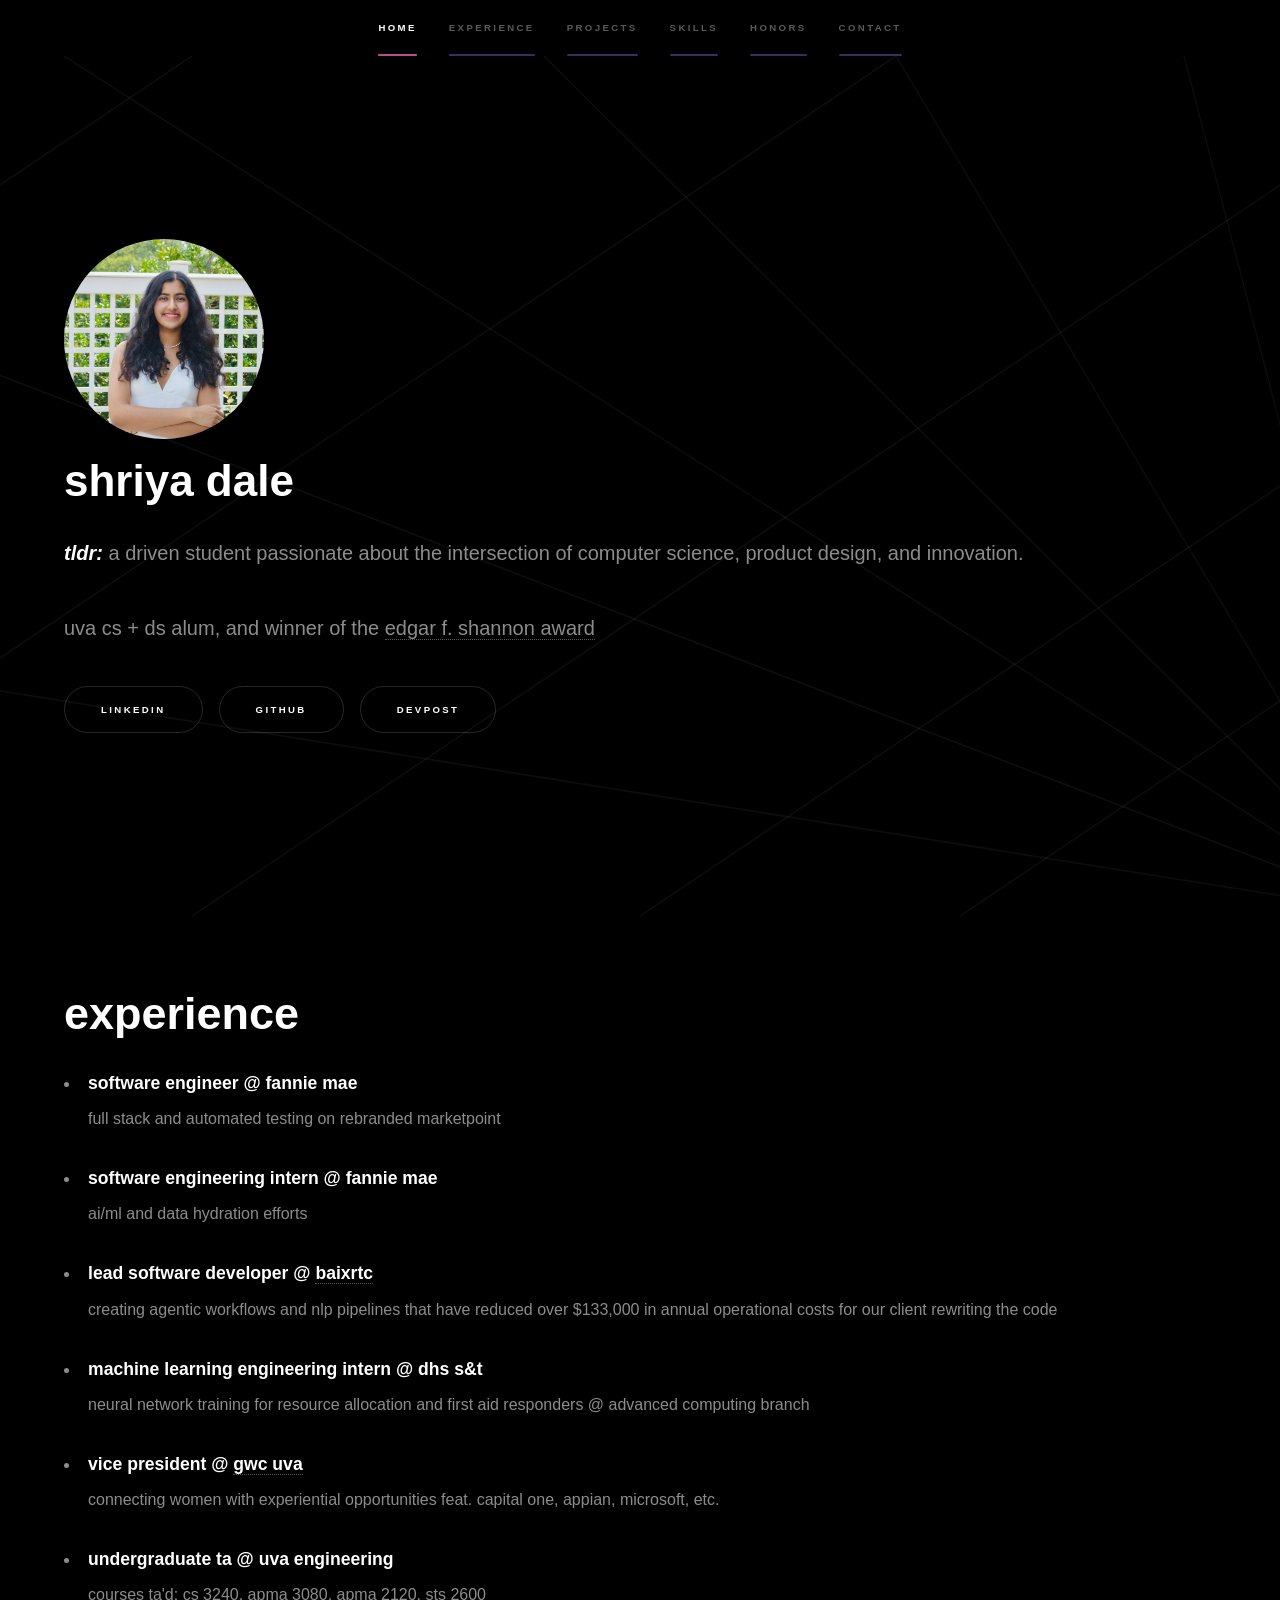
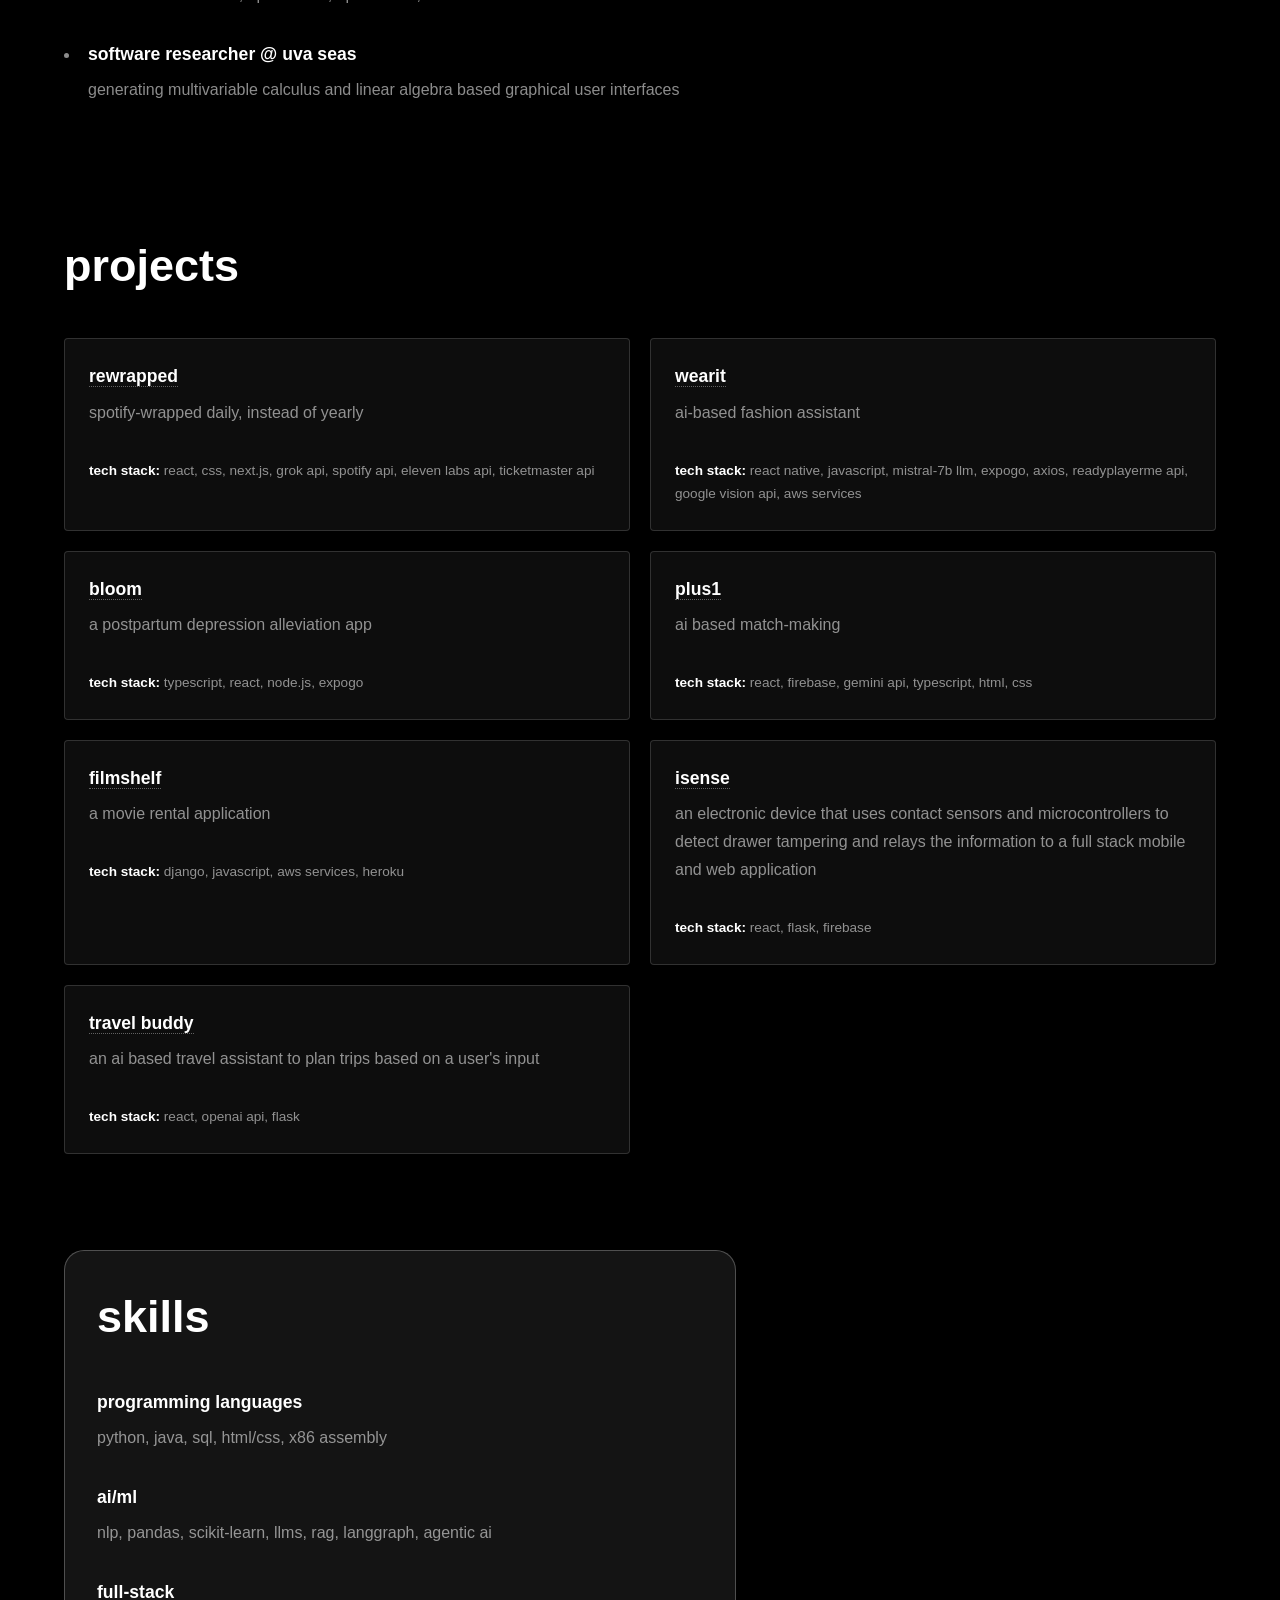
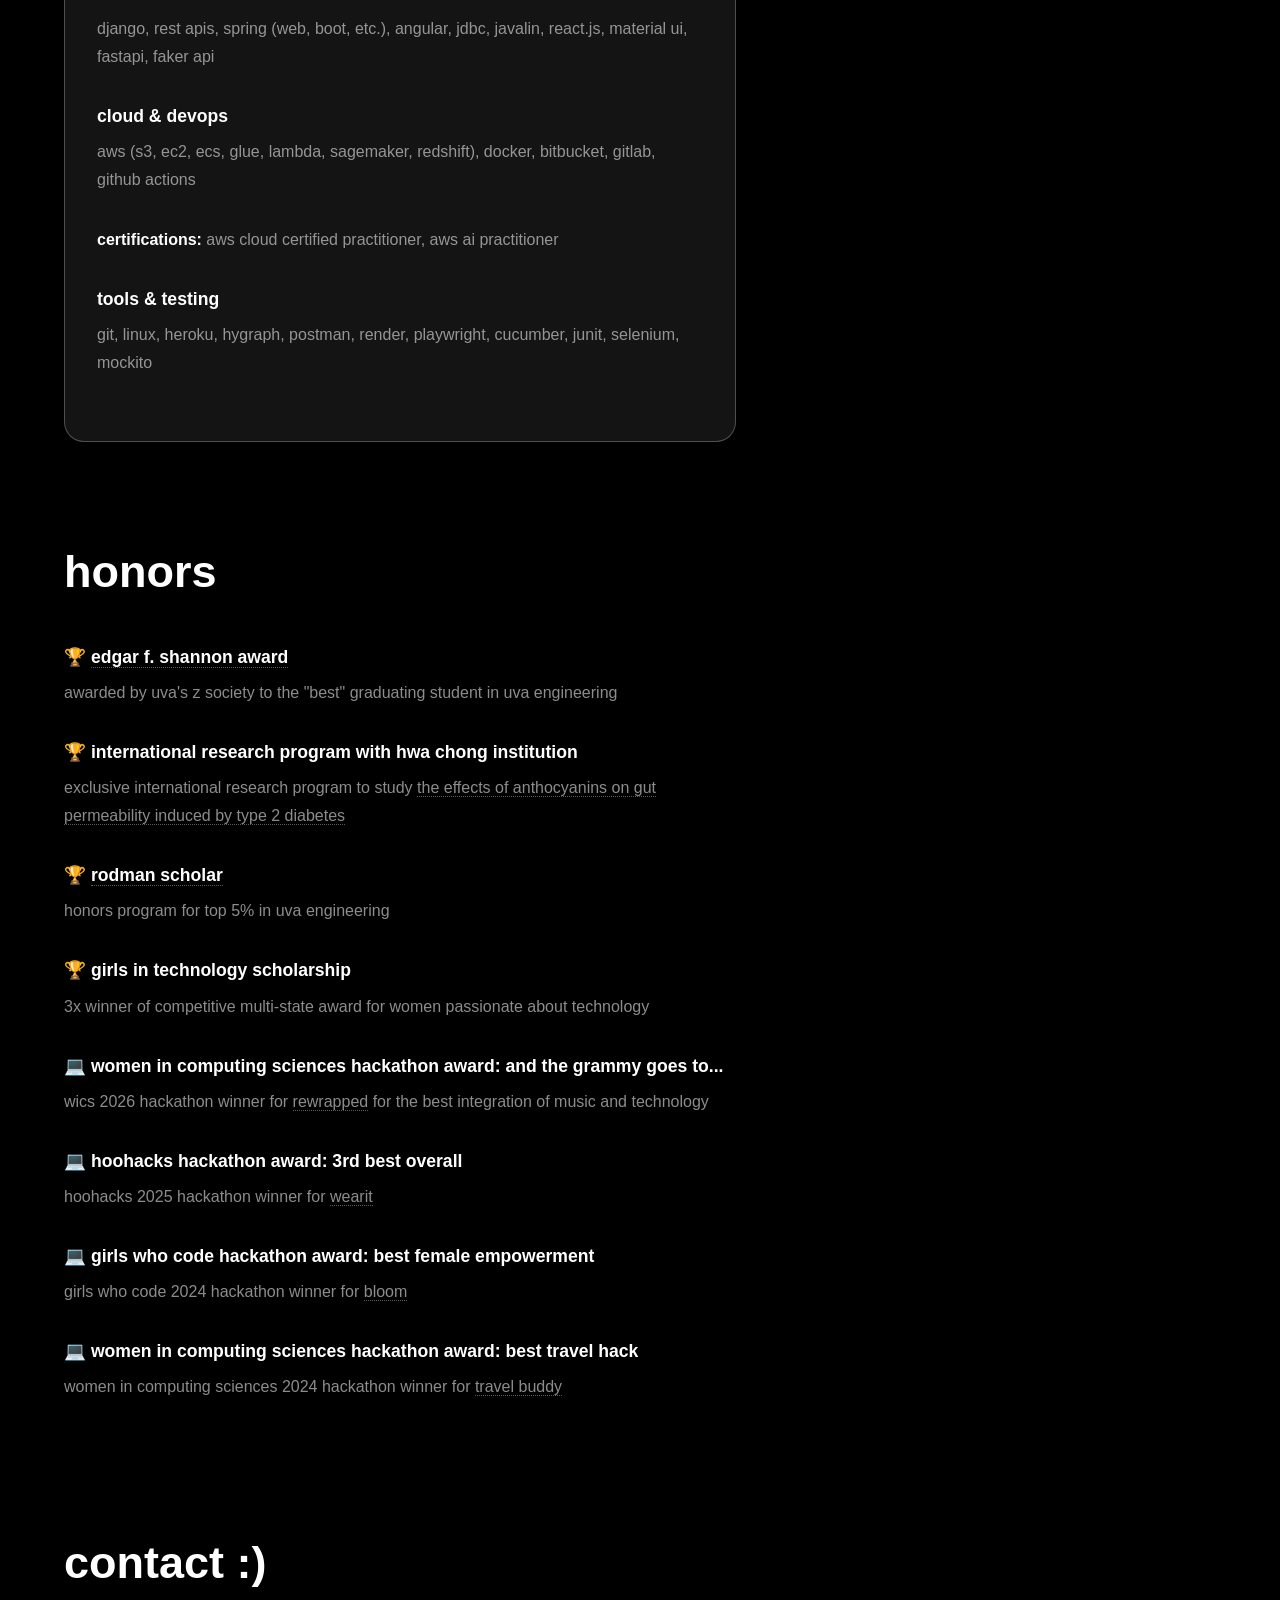
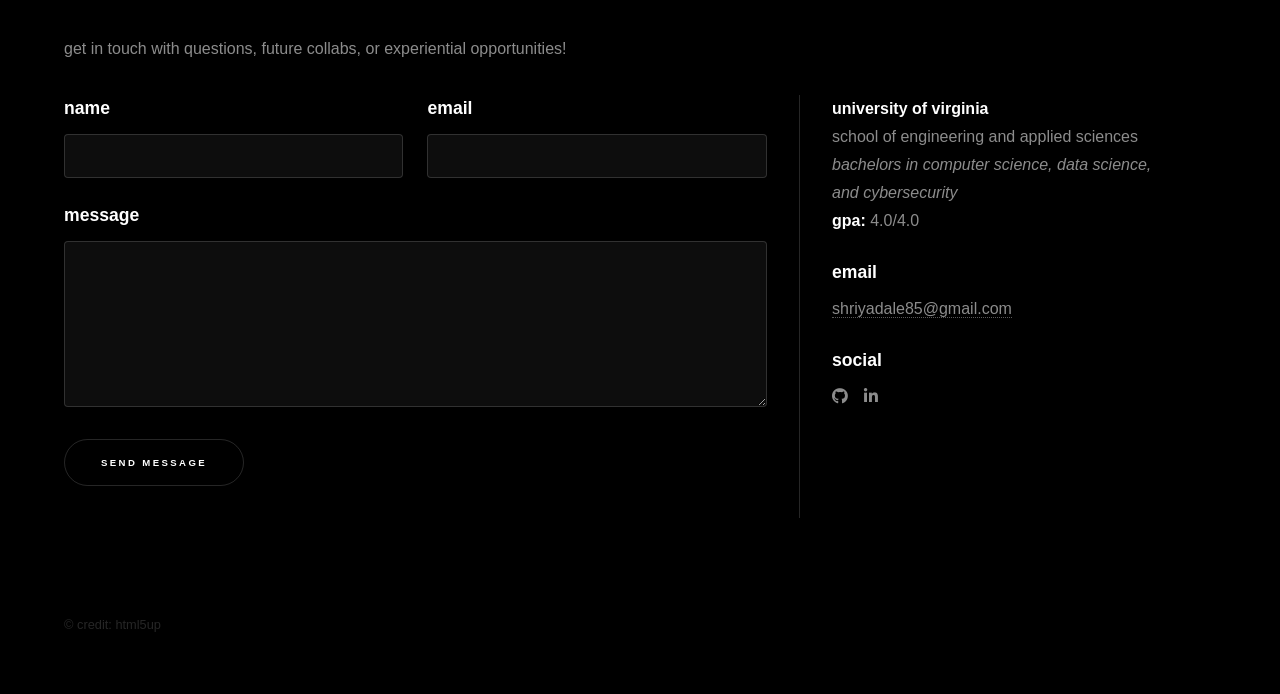
<file: index.html>
<!DOCTYPE HTML>
<html>

<head>
	<title>shriya dale</title>
	<meta charset="utf-8" />
	<meta name="viewport" content="width=device-width, initial-scale=1, user-scalable=no" />
	<meta name="description" content="shriya dale — uva cs grad, and aspiring software engineer">
	<meta name="keywords" content="Shriya Dale, software engineer, UVA, portfolio, machine learning">
	<meta property="og:title" content="Shriya Dale">
	<meta property="og:description" content="Portfolio of Shriya Dale — CS grad, software engineer, hackathon winner.">
	<meta property="og:url" content="https://shriyadale.github.io/personalwebsite/">
	<link rel="stylesheet" href="assets/css/main.css" />
	<link rel="shortcut icon" type="x-icon" href="assets/css/images/logo.jpg" />
	<noscript>
		<link rel="stylesheet" href="assets/css/noscript.css" />
	</noscript>
</head>

<body class="is-preload">

	<!-- Sidebar -->
	<section id="sidebar">
		<div class="inner">
			<nav>
				<ul>
					<li><a href="#intro">home</a></li>
					<li><a href="#experience">experience</a></li>
					<li><a href="#projects">projects</a></li>
					<li><a href="#skills">skills</a></li>
					<li><a href="#honors">honors</a></li>
					<li><a href="#intouch">contact</a></li>
				</ul>
			</nav>
		</div>
	</section>
	<!-- Wrapper -->
	<div id="wrapper">

		<!-- Intro -->
		<section id="intro" class="wrapper style1 fullscreen fade-up">
			<div class="inner">
				<img src="assets/css/images/pfp.JPG" alt="shriya pic"
					style="width: 200px; height: 200px; border-radius: 50%; object-fit:cover">
				<div class="typewriter">
					<h1>shriya dale</h1>
				</div>
				<p><b><i>tldr:</i></b> a driven student passionate about the intersection of computer science, product design, and innovation.</p>

				<p>uva cs + ds alum, and winner of the <a href="https://en.wikipedia.org/wiki/Edgar_F._Shannon_Awards">edgar f. shannon award</a></p>
				<ul class="actions">
					<li><a href="https://www.linkedin.com/in/shriyadale/" class="button scrolly">linkedin</a></li>
					<li><a href="https://github.com/ShriyaDale" class="button scrolly">github</a></li>
					<li><a href="https://devpost.com/shriyadale85" class="button scrolly">devpost</a></li>
				</ul>
			</div>
		</section>

		<!-- Technical Experience -->
		<section id="experience" class="wrapper style3 fade-up">
			<div class="inner">
				<h2 style="font-size: 45px;">experience</h2>
				<ul class="experience-list">
					<li>
						<h3>software engineer @ fannie mae</h3>
						<p>full stack and automated testing on rebranded marketpoint</p>
					</li>
					<li>
						<h3>software engineering intern @ fannie mae</h3>
						<p>ai/ml and data hydration efforts</p>
					</li>
					<li>
						<h3>lead software developer @ <a href="https://canva.link/axbflljhsy65ird">baixrtc</a></h3>
						<p>creating agentic workflows and nlp pipelines that have reduced over $133,000 in annual operational costs for our client rewriting the code</p>
					</li>
					<li>
						<h3>machine learning engineering intern @ dhs s&t</h3>
						<p>neural network training for resource allocation and first aid responders @ advanced computing branch</p>
					</li>
					<li>
						<h3>vice president @ <a href="https://www.gwcuva.com/">gwc uva</a></h3>
						<p>connecting women with experiential opportunities feat. capital one, appian, microsoft, etc.</p>
					</li>
					<li>
						<h3>undergraduate ta @ uva engineering</h3>
						<p>courses ta'd: cs 3240, apma 3080, apma 2120, sts 2600</p>
					</li>
					<li>
						<h3>software researcher @ uva seas</h3>
						<p>generating multivariable calculus and linear algebra based graphical user interfaces</p>
					</li>
				</ul>
			</div>
		</section>

		<!-- side projects -->
		<section id="projects" class="wrapper style2 fade-up">
			<div class="inner">
				<h2 style="font-size: 45px; padding-bottom: 1rem;">projects</h2>
				<div class="project-grid">
					<article>
						<h3><a href="https://devpost.com/software/rewrapped">rewrapped</a></h3>
						<p>spotify-wrapped daily, instead of yearly</p>
						<p class="project-tech"><b>tech stack:</b> react, css, next.js, grok api, spotify api, eleven labs api, ticketmaster api</p>
					</article>
					<article>
						<h3><a href="https://devpost.com/software/wearit-a5nw62">wearit</a></h3>
						<p>ai-based fashion assistant</p>
						<p class="project-tech"><b>tech stack:</b> react native, javascript, mistral-7b llm, expogo, axios, readyplayerme api, google vision api, aws services</p>
					</article>
					<article>
						<h3><a href="https://devpost.com/software/bloom-3lv6cq">bloom</a></h3>
						<p>a postpartum depression alleviation app</p>
						<p class="project-tech"><b>tech stack:</b> typescript, react, node.js, expogo</p>
					</article>
					<article>
						<h3><a href="https://devpost.com/software/plus1">plus1</a></h3>
						<p>ai based match-making</p>
						<p class="project-tech"><b>tech stack:</b> react, firebase, gemini api, typescript, html, css</p>
					</article>
					<article>
						<h3><a href="https://github.com/ShriyaDale/cs-3240-movierentals">filmshelf</a></h3>
						<p>a movie rental application</p>
						<p class="project-tech"><b>tech stack:</b> django, javascript, aws services, heroku</p>
					</article>
					<article>
						<h3><a href="assets/css/files/iSense Client Presentation.pptx" download>isense</a></h3>
						<p>an electronic device that uses contact sensors and microcontrollers to detect drawer
							tampering and relays the information to a full stack mobile and web application</p>
						<p class="project-tech"><b>tech stack:</b> react, flask, firebase</p>
					</article>
					<article>
						<h3><a href="https://devpost.com/software/travelbuddy-xqmldg">travel buddy</a></h3>
						<p>an ai based travel assistant to plan trips based on a user's input</p>
						<p class="project-tech"><b>tech stack:</b> react, openai api, flask</p>
					</article>
				</div>
			</div>
		</section>

		<!-- skills -->
		<section id="skills" class="wrapper style1 spotlights">
			<section>
				<div class="content">
					<div class="inner" style="background: rgba(255,255,255,0.08); border: 1px solid rgba(255,255,255,0.25); border-radius: 1.25rem; padding: 2rem;">
						<h2 style="font-size: 45px; padding-bottom: 1rem;">skills</h2>
							<section>
								<h3>programming languages</h3>
								<p>python, java, sql, html/css, x86 assembly</p>
							</section>
							<section>
								<h3>ai/ml</h3>
								<p>nlp, pandas, scikit-learn, llms, rag, langgraph, agentic ai</p>
							</section>
							<section>
								<h3>full-stack</h3>
								<p>django, rest apis, spring (web, boot, etc.), angular, jdbc, javalin, react.js, material ui, fastapi, faker api</p>
							</section>
							<section>
								<h3>cloud & devops</h3>
								<p>aws (s3, ec2, ecs, glue, lambda, sagemaker, redshift), docker, bitbucket, gitlab, github actions</p>
								<p><b>certifications:</b> aws cloud certified practitioner, aws ai practitioner</p>
							</section>
							<section>
								<h3>tools & testing</h3>
								<p>git, linux, heroku, hygraph, postman, render, playwright, cucumber, junit, selenium, mockito</p>
							</section>
					</div>
				</div>
			</section>
		</section>
						

		<!-- honors -->
		<section id="honors" class="wrapper style2 spotlights">
			<section>
				<div class="content">
					<div class="inner">
						<h2 style="font-size: 45px; padding-bottom: 1rem;">honors</h2>

						<h3> 🏆 <a href="https://en.wikipedia.org/wiki/Edgar_F._Shannon_Awards">edgar f. shannon award</a></h3>
						<p>awarded by uva's z society to the "best" graduating student in uva engineering</p>

						<h3>🏆 international research program with hwa chong institution </h3>
						<p>exclusive international research program to study <a href = "https://emerginginvestigators.org/articles/22-166">the effects of anthocyanins on gut permeability induced by type 2 diabetes</a></p>
						
						<h3>🏆 <a href="https://engineering.virginia.edu/offices-programs/rodman-scholars-program">rodman scholar</a></h3>
						<p>honors program for top 5% in uva engineering</p>
						
						<h3>🏆 girls in technology scholarship </a></h3>
						<p>3x winner of competitive multi-state award for women passionate about technology</p>
					
						<h3>💻 women in computing sciences hackathon award: and the grammy goes to...</h3>
						<p>wics 2026 hackathon winner for <a href="https://devpost.com/software/rewrapped">rewrapped</a> for the best integration of music and technology</p>
						
						<h3>💻 hoohacks hackathon award: 3rd best overall</h3>
						<p>hoohacks 2025 hackathon winner for <a href="https://devpost.com/software/wearit-a5nw62">wearit</a></p>

						<h3>💻 girls who code hackathon award: best female empowerment</h3>
						<p>girls who code 2024 hackathon winner for <a href="https://devpost.com/software/bloom-3lv6cq">bloom</a></p>

						<h3>💻 women in computing sciences hackathon award: best travel hack</h3>
						<p>women in computing sciences 2024 hackathon winner for <a href="https://devpost.com/software/travelbuddy-xqmldg">travel buddy</a></p>
						
					</div>
				</div>
			</section>
		</section>


		<!-- intouch -->
		<section id="intouch" class="wrapper style1 fade-up">
			<div class="inner">
				<h2 style="font-size: 45px; padding-bottom: 1rem;">contact :)</h2>
				<p>get in touch with questions, future collabs, or experiential opportunities!</p>
				<div class="split style1">
					<section>
						<form onsubmit="sendEmail(); return false;">
							<div class="fields">
								<div class="field half">
									<label for="name">name</label>
									<input type="text" name="name" id="name" required />
								</div>
								<div class="field half">
									<label for="email">email</label>
									<input type="email" name="email" id="email" required />
								</div>
								<div class="field">
									<label for="message">message</label>
									<textarea name="message" id="message" rows="5" required></textarea>
								</div>
							</div>
							<ul class="actions">
								<li><input type="submit" value="Send Message" class="button submit" /></li>
							</ul>
						</form>

						<script>
							function sendEmail() {
								const name = document.getElementById('name').value;
								const email = document.getElementById('email').value;
								const message = document.getElementById('message').value;
								const mailtoLink = `mailto:shriyadale85@gmail.com?subject=Message from ${name}&body=${encodeURIComponent(message)}%0A%0AFrom: ${email}`; window.location.href = mailtoLink;
							}
						</script>

					</section>
					<section>
						<ul class="contact">
							<li>
								<span><b>university of virginia</b><br />
									school of engineering and applied sciences<br />
									<i>bachelors in computer science, data science, and cybersecurity</i> <br />
									<b>gpa:</b> 4.0/4.0
								</span>
							</li>
							<li>
								<h3>email</h3>
								<a href="mailto:shriyadale85@gmail.com?">shriyadale85@gmail.com</a>
							</li>
							<li>
								<h3>social</h3>
								<ul class="icons">
									<li><a href="https://github.com/ShriyaDale" class="icon brands fa-github"><span
												class="label">GitHub</span></a></li>
									<li><a href="https://www.linkedin.com/in/shriyadale/"
											class="icon brands fa-linkedin-in"><span class="label">LinkedIn</span></a>
									</li>
								</ul>
							</li>
						</ul>
					</section>
				</div>
			</div>
		</section>
	</div>

	<!-- Footer -->
	<footer id="footer" class="wrapper style1-alt">
		<div class="inner">
			<ul class="menu">
				<li style="font-size: 0.8rem;">&copy; credit: html5up</li>
			</ul>
		</div>
	</footer>

	<!-- Scripts -->
	<script src="assets/js/jquery.min.js"></script>
	<script src="assets/js/jquery.scrollex.min.js"></script>
	<script src="assets/js/jquery.scrolly.min.js"></script>
	<script src="assets/js/browser.min.js"></script>
	<script src="assets/js/breakpoints.min.js"></script>
	<script src="assets/js/util.js"></script>
	<script src="assets/js/main.js"></script>

</body>

</html>
</file>
<file: assets/css/noscript.css>
/*
	Hyperspace by HTML5 UP
	html5up.net | @ajlkn
	Free for personal and commercial use under the CCA 3.0 license (html5up.net/license)
*/

/* Spotlights */

	.spotlights > section > .image:before {
		opacity: 0 !important;
	}

	.spotlights > section > .content > .inner {
		-moz-transform: none !important;
		-webkit-transform: none !important;
		-ms-transform: none !important;
		transform: none !important;
		opacity: 1 !important;
	}

/* Wrapper */

	.wrapper > .inner {
		opacity: 1 !important;
		-moz-transform: none !important;
		-webkit-transform: none !important;
		-ms-transform: none !important;
		transform: none !important;
	}

/* Sidebar */

	#sidebar > .inner {
		opacity: 1 !important;
	}

	#sidebar nav > ul > li {
		-moz-transform: none !important;
		-webkit-transform: none !important;
		-ms-transform: none !important;
		transform: none !important;
		opacity: 1 !important;
	}
</file>
<file: assets/css/main.css>
@import url(fontawesome-all.min.css);

/*
	Hyperspace by HTML5 UP
	html5up.net | @ajlkn
	Free for personal and commercial use under the CCA 3.0 license (html5up.net/license)
*/

html, body, div, span, applet, object,
iframe, h1, h2, h3, h4, h5, h6, p, blockquote,
pre, a, abbr, acronym, address, big, cite,
code, del, dfn, em, img, ins, kbd, q, s, samp,
small, strike, strong, sub, sup, tt, var, b,
u, i, center, dl, dt, dd, ol, ul, li, fieldset,
form, label, legend, table, caption, tbody,
tfoot, thead, tr, th, td, article, aside,
canvas, details, embed, figure, figcaption,
footer, header, hgroup, menu, nav, output, ruby,
section, summary, time, mark, audio, video {
	margin: 0;
	padding: 0;
	border: 0;
	font-size: 100%;
	font: inherit;
	vertical-align: baseline;}

article, aside, details, figcaption, figure,
footer, header, hgroup, menu, nav, section {
	display: block;}

body {
	line-height: 1;
}

ol, ul {
	list-style: none;
}

blockquote, q {
	quotes: none;
}

	blockquote:before, blockquote:after, q:before, q:after {
		content: '';
		content: none;
	}

table {
	border-collapse: collapse;
	border-spacing: 0;
}

body {
	-webkit-text-size-adjust: none;
}

mark {
	background-color: transparent;
	color: inherit;
}

input::-moz-focus-inner {
	border: 0;
	padding: 0;
}

input, select, textarea {
	-moz-appearance: none;
	-webkit-appearance: none;
	-ms-appearance: none;
	appearance: none;
}

/* Basic */

	@-ms-viewport {
		width: device-width;
	}

	body {
		-ms-overflow-style: scrollbar;
	}

	@media screen and (max-width: 480px) {

		html, body {
			min-width: 320px;
		}

	}

	html {
		box-sizing: border-box;
	}

	*, *:before, *:after {
		box-sizing: inherit;
	}

	body {
		background: #312450;
	}

		body.is-preload *, body.is-preload *:before, body.is-preload *:after {
			-moz-animation: none !important;
			-webkit-animation: none !important;
			-ms-animation: none !important;
			animation: none !important;
			-moz-transition: none !important;
			-webkit-transition: none !important;
			-ms-transition: none !important;
			transition: none !important;
		}

/* Type */

	body, input, select, textarea {
		color: rgba(255, 255, 255, 0.55);
		font-family: Arial, Helvetica, sans-serif;
		font-size: 16.5pt;
		font-weight: normal;
		line-height: 1.75;
	}

		@media screen and (max-width: 1680px) {

			body, input, select, textarea {
				font-size: 13pt;
			}

		}

		@media screen and (max-width: 1280px) {

			body, input, select, textarea {
				font-size: 12pt;
			}

		}

		@media screen and (max-width: 360px) {

			body, input, select, textarea {
				font-size: 11pt;
			}

		}

	a {
		-moz-transition: color 0.2s ease, border-bottom-color 0.2s ease;
		-webkit-transition: color 0.2s ease, border-bottom-color 0.2s ease;
		-ms-transition: color 0.2s ease, border-bottom-color 0.2s ease;
		transition: color 0.2s ease, border-bottom-color 0.2s ease;
		border-bottom: dotted 1px rgba(255, 255, 255, 0.35);
		color: inherit;
		text-decoration: none;
	}

		a:hover {
			border-bottom-color: transparent;
			color: #ffffff;
		}

	strong, b {
		color: #ffffff;
		font-weight: bold;
	}

	em, i {
		font-style: italic;
	}

	p {
		margin: 0 0 2em 0;
	}

	h1, h2, h3, h4, h5, h6 {
		color: #ffffff;
		font-weight: bold;
		line-height: 1.5;
		margin: 0 0 0.5em 0;
	}

		h1 a, h2 a, h3 a, h4 a, h5 a, h6 a {
			color: inherit;
			text-decoration: none;
		}

	h1 {
		font-size: 2.75em;
	}

		h1.major {
			margin: 0 0 1.3em 0;
			position: relative;
			padding-bottom: 0.35em;
		}

			h1.major:after {
				background-image: -moz-linear-gradient(to right, black, #b74e91);
				background-image: -webkit-linear-gradient(to right, black, #b74e91);
				background-image: -ms-linear-gradient(to right,black, #b74e91);
				background-image: linear-gradient(to right, black, #b74e91);
				-moz-transition: max-width 0.2s ease;
				-webkit-transition: max-width 0.2s ease;
				-ms-transition: max-width 0.2s ease;
				transition: max-width 0.2s ease;
				border-radius: 0.2em;
				bottom: 0;
				content: '';
				height: 0.05em;
				position: absolute;
				right: 0;
				width: 100%;
			}

	h2 {
		font-size: 1.75em;
	}

	h3 {
		font-size: 1.1em;
	}

	h4 {
		font-size: 1em;
	}

	h5 {
		font-size: 0.8em;
	}

	h6 {
		font-size: 0.6em;
	}

	@media screen and (max-width: 736px) {

		h1 {
			font-size: 2em;
		}

		h2 {
			font-size: 1.25em;
		}

		h3 {
			font-size: 1em;
		}

		h4 {
			font-size: 0.8em;
		}

		h5 {
			font-size: 0.6em;
		}

		h6 {
			font-size: 0.6em;
		}

	}

	sub {
		font-size: 0.8em;
		position: relative;
		top: 0.5em;
	}

	sup {
		font-size: 0.8em;
		position: relative;
		top: -0.5em;
	}

	blockquote {
		border-left: solid 4px rgba(255, 255, 255, 0.15);
		font-style: italic;
		margin: 0 0 2em 0;
		padding: 0.5em 0 0.5em 2em;
	}

	code {
		background: rgba(255, 255, 255, 0.05);
		border-radius: 0.25em;
		border: solid 1px rgba(255, 255, 255, 0.15);
		font-family: "Courier New", monospace;
		font-size: 0.9em;
		margin: 0 0.25em;
		padding: 0.25em 0.65em;
	}

	pre {
		-webkit-overflow-scrolling: touch;
		font-family: "Courier New", monospace;
		font-size: 0.9em;
		margin: 0 0 2em 0;
	}

		pre code {
			display: block;
			line-height: 1.75em;
			padding: 1em 1.5em;
			overflow-x: auto;
		}

	hr {
		border: 0;
		border-bottom: solid 1px rgba(255, 255, 255, 0.15);
		margin: 2em 0;
	}

		hr.major {
			margin: 3em 0;
		}

	.align-left {
		text-align: left;
	}

	.align-center {
		text-align: center;
	}

	.align-right {
		text-align: right;
	}

/* Row */

	.row {
		display: flex;
		flex-wrap: wrap;
		box-sizing: border-box;
		align-items: stretch;
	}

		.row > * {
			box-sizing: border-box;
		}

		.row.gtr-uniform > * > :last-child {
			margin-bottom: 0;
		}

		.row.aln-left {
			justify-content: flex-start;
		}

		.row.aln-center {
			justify-content: center;
		}

		.row.aln-right {
			justify-content: flex-end;
		}

		.row.aln-top {
			align-items: flex-start;
		}

		.row.aln-middle {
			align-items: center;
		}

		.row.aln-bottom {
			align-items: flex-end;
		}

		.row > .imp {
			order: -1;
		}

		.row > .col-1 {
			width: 8.33333%;
		}

		.row > .off-1 {
			margin-left: 8.33333%;
		}

		.row > .col-2 {
			width: 16.66667%;
		}

		.row > .off-2 {
			margin-left: 16.66667%;
		}

		.row > .col-3 {
			width: 25%;
		}

		.row > .off-3 {
			margin-left: 25%;
		}

		.row > .col-4 {
			width: 33.33333%;
		}

		.row > .off-4 {
			margin-left: 33.33333%;
		}

		.row > .col-5 {
			width: 41.66667%;
		}

		.row > .off-5 {
			margin-left: 41.66667%;
		}

		.row > .col-6 {
			width: 50%;
		}

		.row > .off-6 {
			margin-left: 50%;
		}

		.row > .col-7 {
			width: 58.33333%;
		}

		.row > .off-7 {
			margin-left: 58.33333%;
		}

		.row > .col-8 {
			width: 66.66667%;
		}

		.row > .off-8 {
			margin-left: 66.66667%;
		}

		.row > .col-9 {
			width: 75%;
		}

		.row > .off-9 {
			margin-left: 75%;
		}

		.row > .col-10 {
			width: 83.33333%;
		}

		.row > .off-10 {
			margin-left: 83.33333%;
		}

		.row > .col-11 {
			width: 91.66667%;
		}

		.row > .off-11 {
			margin-left: 91.66667%;
		}

		.row > .col-12 {
			width: 100%;
		}

		.row > .off-12 {
			margin-left: 100%;
		}

		.row.gtr-0 {
			margin-top: 0;
			margin-left: 0em;
		}

			.row.gtr-0 > * {
				padding: 0 0 0 0em;
			}

			.row.gtr-0.gtr-uniform {
				margin-top: 0em;
			}

				.row.gtr-0.gtr-uniform > * {
					padding-top: 0em;
				}

		.row.gtr-25 {
			margin-top: 0;
			margin-left: -0.375em;
		}

			.row.gtr-25 > * {
				padding: 0 0 0 0.375em;
			}

			.row.gtr-25.gtr-uniform {
				margin-top: -0.375em;
			}

				.row.gtr-25.gtr-uniform > * {
					padding-top: 0.375em;
				}

		.row.gtr-50 {
			margin-top: 0;
			margin-left: -0.75em;
		}

			.row.gtr-50 > * {
				padding: 0 0 0 0.75em;
			}

			.row.gtr-50.gtr-uniform {
				margin-top: -0.75em;
			}

				.row.gtr-50.gtr-uniform > * {
					padding-top: 0.75em;
				}

		.row {
			margin-top: 0;
			margin-left: -1.5em;
		}

			.row > * {
				padding: 0 0 0 1.5em;
			}

			.row.gtr-uniform {
				margin-top: -1.5em;
			}

				.row.gtr-uniform > * {
					padding-top: 1.5em;
				}

		.row.gtr-150 {
			margin-top: 0;
			margin-left: -2.25em;
		}

			.row.gtr-150 > * {
				padding: 0 0 0 2.25em;
			}

			.row.gtr-150.gtr-uniform {
				margin-top: -2.25em;
			}

				.row.gtr-150.gtr-uniform > * {
					padding-top: 2.25em;
				}

		.row.gtr-200 {
			margin-top: 0;
			margin-left: -3em;
		}

			.row.gtr-200 > * {
				padding: 0 0 0 3em;
			}

			.row.gtr-200.gtr-uniform {
				margin-top: -3em;
			}

				.row.gtr-200.gtr-uniform > * {
					padding-top: 3em;
				}

		@media screen and (max-width: 1680px) {

			.row {
				display: flex;
				flex-wrap: wrap;
				box-sizing: border-box;
				align-items: stretch;
			}

				.row > * {
					box-sizing: border-box;
				}

				.row.gtr-uniform > * > :last-child {
					margin-bottom: 0;
				}

				.row.aln-left {
					justify-content: flex-start;
				}

				.row.aln-center {
					justify-content: center;
				}

				.row.aln-right {
					justify-content: flex-end;
				}

				.row.aln-top {
					align-items: flex-start;
				}

				.row.aln-middle {
					align-items: center;
				}

				.row.aln-bottom {
					align-items: flex-end;
				}

				.row > .imp-xlarge {
					order: -1;
				}

				.row > .col-1-xlarge {
					width: 8.33333%;
				}

				.row > .off-1-xlarge {
					margin-left: 8.33333%;
				}

				.row > .col-2-xlarge {
					width: 16.66667%;
				}

				.row > .off-2-xlarge {
					margin-left: 16.66667%;
				}

				.row > .col-3-xlarge {
					width: 25%;
				}

				.row > .off-3-xlarge {
					margin-left: 25%;
				}

				.row > .col-4-xlarge {
					width: 33.33333%;
				}

				.row > .off-4-xlarge {
					margin-left: 33.33333%;
				}

				.row > .col-5-xlarge {
					width: 41.66667%;
				}

				.row > .off-5-xlarge {
					margin-left: 41.66667%;
				}

				.row > .col-6-xlarge {
					width: 50%;
				}

				.row > .off-6-xlarge {
					margin-left: 50%;
				}

				.row > .col-7-xlarge {
					width: 58.33333%;
				}

				.row > .off-7-xlarge {
					margin-left: 58.33333%;
				}

				.row > .col-8-xlarge {
					width: 66.66667%;
				}

				.row > .off-8-xlarge {
					margin-left: 66.66667%;
				}

				.row > .col-9-xlarge {
					width: 75%;
				}

				.row > .off-9-xlarge {
					margin-left: 75%;
				}

				.row > .col-10-xlarge {
					width: 83.33333%;
				}

				.row > .off-10-xlarge {
					margin-left: 83.33333%;
				}

				.row > .col-11-xlarge {
					width: 91.66667%;
				}

				.row > .off-11-xlarge {
					margin-left: 91.66667%;
				}

				.row > .col-12-xlarge {
					width: 100%;
				}

				.row > .off-12-xlarge {
					margin-left: 100%;
				}

				.row.gtr-0 {
					margin-top: 0;
					margin-left: 0em;
				}

					.row.gtr-0 > * {
						padding: 0 0 0 0em;
					}

					.row.gtr-0.gtr-uniform {
						margin-top: 0em;
					}

						.row.gtr-0.gtr-uniform > * {
							padding-top: 0em;
						}

				.row.gtr-25 {
					margin-top: 0;
					margin-left: -0.375em;
				}

					.row.gtr-25 > * {
						padding: 0 0 0 0.375em;
					}

					.row.gtr-25.gtr-uniform {
						margin-top: -0.375em;
					}

						.row.gtr-25.gtr-uniform > * {
							padding-top: 0.375em;
						}

				.row.gtr-50 {
					margin-top: 0;
					margin-left: -0.75em;
				}

					.row.gtr-50 > * {
						padding: 0 0 0 0.75em;
					}

					.row.gtr-50.gtr-uniform {
						margin-top: -0.75em;
					}

						.row.gtr-50.gtr-uniform > * {
							padding-top: 0.75em;
						}

				.row {
					margin-top: 0;
					margin-left: -1.5em;
				}

					.row > * {
						padding: 0 0 0 1.5em;
					}

					.row.gtr-uniform {
						margin-top: -1.5em;
					}

						.row.gtr-uniform > * {
							padding-top: 1.5em;
						}

				.row.gtr-150 {
					margin-top: 0;
					margin-left: -2.25em;
				}

					.row.gtr-150 > * {
						padding: 0 0 0 2.25em;
					}

					.row.gtr-150.gtr-uniform {
						margin-top: -2.25em;
					}

						.row.gtr-150.gtr-uniform > * {
							padding-top: 2.25em;
						}

				.row.gtr-200 {
					margin-top: 0;
					margin-left: -3em;
				}

					.row.gtr-200 > * {
						padding: 0 0 0 3em;
					}

					.row.gtr-200.gtr-uniform {
						margin-top: -3em;
					}

						.row.gtr-200.gtr-uniform > * {
							padding-top: 3em;
						}

		}

		@media screen and (max-width: 1280px) {

			.row {
				display: flex;
				flex-wrap: wrap;
				box-sizing: border-box;
				align-items: stretch;
			}

				.row > * {
					box-sizing: border-box;
				}

				.row.gtr-uniform > * > :last-child {
					margin-bottom: 0;
				}

				.row.aln-left {
					justify-content: flex-start;
				}

				.row.aln-center {
					justify-content: center;
				}

				.row.aln-right {
					justify-content: flex-end;
				}

				.row.aln-top {
					align-items: flex-start;
				}

				.row.aln-middle {
					align-items: center;
				}

				.row.aln-bottom {
					align-items: flex-end;
				}

				.row > .imp-large {
					order: -1;
				}

				.row > .col-1-large {
					width: 8.33333%;
				}

				.row > .off-1-large {
					margin-left: 8.33333%;
				}

				.row > .col-2-large {
					width: 16.66667%;
				}

				.row > .off-2-large {
					margin-left: 16.66667%;
				}

				.row > .col-3-large {
					width: 25%;
				}

				.row > .off-3-large {
					margin-left: 25%;
				}

				.row > .col-4-large {
					width: 33.33333%;
				}

				.row > .off-4-large {
					margin-left: 33.33333%;
				}

				.row > .col-5-large {
					width: 41.66667%;
				}

				.row > .off-5-large {
					margin-left: 41.66667%;
				}

				.row > .col-6-large {
					width: 50%;
				}

				.row > .off-6-large {
					margin-left: 50%;
				}

				.row > .col-7-large {
					width: 58.33333%;
				}

				.row > .off-7-large {
					margin-left: 58.33333%;
				}

				.row > .col-8-large {
					width: 66.66667%;
				}

				.row > .off-8-large {
					margin-left: 66.66667%;
				}

				.row > .col-9-large {
					width: 75%;
				}

				.row > .off-9-large {
					margin-left: 75%;
				}

				.row > .col-10-large {
					width: 83.33333%;
				}

				.row > .off-10-large {
					margin-left: 83.33333%;
				}

				.row > .col-11-large {
					width: 91.66667%;
				}

				.row > .off-11-large {
					margin-left: 91.66667%;
				}

				.row > .col-12-large {
					width: 100%;
				}

				.row > .off-12-large {
					margin-left: 100%;
				}

				.row.gtr-0 {
					margin-top: 0;
					margin-left: 0em;
				}

					.row.gtr-0 > * {
						padding: 0 0 0 0em;
					}

					.row.gtr-0.gtr-uniform {
						margin-top: 0em;
					}

						.row.gtr-0.gtr-uniform > * {
							padding-top: 0em;
						}

				.row.gtr-25 {
					margin-top: 0;
					margin-left: -0.375em;
				}

					.row.gtr-25 > * {
						padding: 0 0 0 0.375em;
					}

					.row.gtr-25.gtr-uniform {
						margin-top: -0.375em;
					}

						.row.gtr-25.gtr-uniform > * {
							padding-top: 0.375em;
						}

				.row.gtr-50 {
					margin-top: 0;
					margin-left: -0.75em;
				}

					.row.gtr-50 > * {
						padding: 0 0 0 0.75em;
					}

					.row.gtr-50.gtr-uniform {
						margin-top: -0.75em;
					}

						.row.gtr-50.gtr-uniform > * {
							padding-top: 0.75em;
						}

				.row {
					margin-top: 0;
					margin-left: -1.5em;
				}

					.row > * {
						padding: 0 0 0 1.5em;
					}

					.row.gtr-uniform {
						margin-top: -1.5em;
					}

						.row.gtr-uniform > * {
							padding-top: 1.5em;
						}

				.row.gtr-150 {
					margin-top: 0;
					margin-left: -2.25em;
				}

					.row.gtr-150 > * {
						padding: 0 0 0 2.25em;
					}

					.row.gtr-150.gtr-uniform {
						margin-top: -2.25em;
					}

						.row.gtr-150.gtr-uniform > * {
							padding-top: 2.25em;
						}

				.row.gtr-200 {
					margin-top: 0;
					margin-left: -3em;
				}

					.row.gtr-200 > * {
						padding: 0 0 0 3em;
					}

					.row.gtr-200.gtr-uniform {
						margin-top: -3em;
					}

						.row.gtr-200.gtr-uniform > * {
							padding-top: 3em;
						}

		}

		@media screen and (max-width: 980px) {

			.row {
				display: flex;
				flex-wrap: wrap;
				box-sizing: border-box;
				align-items: stretch;
			}

				.row > * {
					box-sizing: border-box;
				}

				.row.gtr-uniform > * > :last-child {
					margin-bottom: 0;
				}

				.row.aln-left {
					justify-content: flex-start;
				}

				.row.aln-center {
					justify-content: center;
				}

				.row.aln-right {
					justify-content: flex-end;
				}

				.row.aln-top {
					align-items: flex-start;
				}

				.row.aln-middle {
					align-items: center;
				}

				.row.aln-bottom {
					align-items: flex-end;
				}

				.row > .imp-medium {
					order: -1;
				}

				.row > .col-1-medium {
					width: 8.33333%;
				}

				.row > .off-1-medium {
					margin-left: 8.33333%;
				}

				.row > .col-2-medium {
					width: 16.66667%;
				}

				.row > .off-2-medium {
					margin-left: 16.66667%;
				}

				.row > .col-3-medium {
					width: 25%;
				}

				.row > .off-3-medium {
					margin-left: 25%;
				}

				.row > .col-4-medium {
					width: 33.33333%;
				}

				.row > .off-4-medium {
					margin-left: 33.33333%;
				}

				.row > .col-5-medium {
					width: 41.66667%;
				}

				.row > .off-5-medium {
					margin-left: 41.66667%;
				}

				.row > .col-6-medium {
					width: 50%;
				}

				.row > .off-6-medium {
					margin-left: 50%;
				}

				.row > .col-7-medium {
					width: 58.33333%;
				}

				.row > .off-7-medium {
					margin-left: 58.33333%;
				}

				.row > .col-8-medium {
					width: 66.66667%;
				}

				.row > .off-8-medium {
					margin-left: 66.66667%;
				}

				.row > .col-9-medium {
					width: 75%;
				}

				.row > .off-9-medium {
					margin-left: 75%;
				}

				.row > .col-10-medium {
					width: 83.33333%;
				}

				.row > .off-10-medium {
					margin-left: 83.33333%;
				}

				.row > .col-11-medium {
					width: 91.66667%;
				}

				.row > .off-11-medium {
					margin-left: 91.66667%;
				}

				.row > .col-12-medium {
					width: 100%;
				}

				.row > .off-12-medium {
					margin-left: 100%;
				}

				.row.gtr-0 {
					margin-top: 0;
					margin-left: 0em;
				}

					.row.gtr-0 > * {
						padding: 0 0 0 0em;
					}

					.row.gtr-0.gtr-uniform {
						margin-top: 0em;
					}

						.row.gtr-0.gtr-uniform > * {
							padding-top: 0em;
						}

				.row.gtr-25 {
					margin-top: 0;
					margin-left: -0.375em;
				}

					.row.gtr-25 > * {
						padding: 0 0 0 0.375em;
					}

					.row.gtr-25.gtr-uniform {
						margin-top: -0.375em;
					}

						.row.gtr-25.gtr-uniform > * {
							padding-top: 0.375em;
						}

				.row.gtr-50 {
					margin-top: 0;
					margin-left: -0.75em;
				}

					.row.gtr-50 > * {
						padding: 0 0 0 0.75em;
					}

					.row.gtr-50.gtr-uniform {
						margin-top: -0.75em;
					}

						.row.gtr-50.gtr-uniform > * {
							padding-top: 0.75em;
						}

				.row {
					margin-top: 0;
					margin-left: -1.5em;
				}

					.row > * {
						padding: 0 0 0 1.5em;
					}

					.row.gtr-uniform {
						margin-top: -1.5em;
					}

						.row.gtr-uniform > * {
							padding-top: 1.5em;
						}

				.row.gtr-150 {
					margin-top: 0;
					margin-left: -2.25em;
				}

					.row.gtr-150 > * {
						padding: 0 0 0 2.25em;
					}

					.row.gtr-150.gtr-uniform {
						margin-top: -2.25em;
					}

						.row.gtr-150.gtr-uniform > * {
							padding-top: 2.25em;
						}

				.row.gtr-200 {
					margin-top: 0;
					margin-left: -3em;
				}

					.row.gtr-200 > * {
						padding: 0 0 0 3em;
					}

					.row.gtr-200.gtr-uniform {
						margin-top: -3em;
					}

						.row.gtr-200.gtr-uniform > * {
							padding-top: 3em;
						}

		}

		@media screen and (max-width: 736px) {

			.row {
				display: flex;
				flex-wrap: wrap;
				box-sizing: border-box;
				align-items: stretch;
			}

				.row > * {
					box-sizing: border-box;
				}

				.row.gtr-uniform > * > :last-child {
					margin-bottom: 0;
				}

				.row.aln-left {
					justify-content: flex-start;
				}

				.row.aln-center {
					justify-content: center;
				}

				.row.aln-right {
					justify-content: flex-end;
				}

				.row.aln-top {
					align-items: flex-start;
				}

				.row.aln-middle {
					align-items: center;
				}

				.row.aln-bottom {
					align-items: flex-end;
				}

				.row > .imp-small {
					order: -1;
				}

				.row > .col-1-small {
					width: 8.33333%;
				}

				.row > .off-1-small {
					margin-left: 8.33333%;
				}

				.row > .col-2-small {
					width: 16.66667%;
				}

				.row > .off-2-small {
					margin-left: 16.66667%;
				}

				.row > .col-3-small {
					width: 25%;
				}

				.row > .off-3-small {
					margin-left: 25%;
				}

				.row > .col-4-small {
					width: 33.33333%;
				}

				.row > .off-4-small {
					margin-left: 33.33333%;
				}

				.row > .col-5-small {
					width: 41.66667%;
				}

				.row > .off-5-small {
					margin-left: 41.66667%;
				}

				.row > .col-6-small {
					width: 50%;
				}

				.row > .off-6-small {
					margin-left: 50%;
				}

				.row > .col-7-small {
					width: 58.33333%;
				}

				.row > .off-7-small {
					margin-left: 58.33333%;
				}

				.row > .col-8-small {
					width: 66.66667%;
				}

				.row > .off-8-small {
					margin-left: 66.66667%;
				}

				.row > .col-9-small {
					width: 75%;
				}

				.row > .off-9-small {
					margin-left: 75%;
				}

				.row > .col-10-small {
					width: 83.33333%;
				}

				.row > .off-10-small {
					margin-left: 83.33333%;
				}

				.row > .col-11-small {
					width: 91.66667%;
				}

				.row > .off-11-small {
					margin-left: 91.66667%;
				}

				.row > .col-12-small {
					width: 100%;
				}

				.row > .off-12-small {
					margin-left: 100%;
				}

				.row.gtr-0 {
					margin-top: 0;
					margin-left: 0em;
				}

					.row.gtr-0 > * {
						padding: 0 0 0 0em;
					}

					.row.gtr-0.gtr-uniform {
						margin-top: 0em;
					}

						.row.gtr-0.gtr-uniform > * {
							padding-top: 0em;
						}

				.row.gtr-25 {
					margin-top: 0;
					margin-left: -0.375em;
				}

					.row.gtr-25 > * {
						padding: 0 0 0 0.375em;
					}

					.row.gtr-25.gtr-uniform {
						margin-top: -0.375em;
					}

						.row.gtr-25.gtr-uniform > * {
							padding-top: 0.375em;
						}

				.row.gtr-50 {
					margin-top: 0;
					margin-left: -0.75em;
				}

					.row.gtr-50 > * {
						padding: 0 0 0 0.75em;
					}

					.row.gtr-50.gtr-uniform {
						margin-top: -0.75em;
					}

						.row.gtr-50.gtr-uniform > * {
							padding-top: 0.75em;
						}

				.row {
					margin-top: 0;
					margin-left: -1.5em;
				}

					.row > * {
						padding: 0 0 0 1.5em;
					}

					.row.gtr-uniform {
						margin-top: -1.5em;
					}

						.row.gtr-uniform > * {
							padding-top: 1.5em;
						}

				.row.gtr-150 {
					margin-top: 0;
					margin-left: -2.25em;
				}

					.row.gtr-150 > * {
						padding: 0 0 0 2.25em;
					}

					.row.gtr-150.gtr-uniform {
						margin-top: -2.25em;
					}

						.row.gtr-150.gtr-uniform > * {
							padding-top: 2.25em;
						}

				.row.gtr-200 {
					margin-top: 0;
					margin-left: -3em;
				}

					.row.gtr-200 > * {
						padding: 0 0 0 3em;
					}

					.row.gtr-200.gtr-uniform {
						margin-top: -3em;
					}

						.row.gtr-200.gtr-uniform > * {
							padding-top: 3em;
						}

		}

		@media screen and (max-width: 480px) {

			.row {
				display: flex;
				flex-wrap: wrap;
				box-sizing: border-box;
				align-items: stretch;
			}

				.row > * {
					box-sizing: border-box;
				}

				.row.gtr-uniform > * > :last-child {
					margin-bottom: 0;
				}

				.row.aln-left {
					justify-content: flex-start;
				}

				.row.aln-center {
					justify-content: center;
				}

				.row.aln-right {
					justify-content: flex-end;
				}

				.row.aln-top {
					align-items: flex-start;
				}

				.row.aln-middle {
					align-items: center;
				}

				.row.aln-bottom {
					align-items: flex-end;
				}

				.row > .imp-xsmall {
					order: -1;
				}

				.row > .col-1-xsmall {
					width: 8.33333%;
				}

				.row > .off-1-xsmall {
					margin-left: 8.33333%;
				}

				.row > .col-2-xsmall {
					width: 16.66667%;
				}

				.row > .off-2-xsmall {
					margin-left: 16.66667%;
				}

				.row > .col-3-xsmall {
					width: 25%;
				}

				.row > .off-3-xsmall {
					margin-left: 25%;
				}

				.row > .col-4-xsmall {
					width: 33.33333%;
				}

				.row > .off-4-xsmall {
					margin-left: 33.33333%;
				}

				.row > .col-5-xsmall {
					width: 41.66667%;
				}

				.row > .off-5-xsmall {
					margin-left: 41.66667%;
				}

				.row > .col-6-xsmall {
					width: 50%;
				}

				.row > .off-6-xsmall {
					margin-left: 50%;
				}

				.row > .col-7-xsmall {
					width: 58.33333%;
				}

				.row > .off-7-xsmall {
					margin-left: 58.33333%;
				}

				.row > .col-8-xsmall {
					width: 66.66667%;
				}

				.row > .off-8-xsmall {
					margin-left: 66.66667%;
				}

				.row > .col-9-xsmall {
					width: 75%;
				}

				.row > .off-9-xsmall {
					margin-left: 75%;
				}

				.row > .col-10-xsmall {
					width: 83.33333%;
				}

				.row > .off-10-xsmall {
					margin-left: 83.33333%;
				}

				.row > .col-11-xsmall {
					width: 91.66667%;
				}

				.row > .off-11-xsmall {
					margin-left: 91.66667%;
				}

				.row > .col-12-xsmall {
					width: 100%;
				}

				.row > .off-12-xsmall {
					margin-left: 100%;
				}

				.row.gtr-0 {
					margin-top: 0;
					margin-left: 0em;
				}

					.row.gtr-0 > * {
						padding: 0 0 0 0em;
					}

					.row.gtr-0.gtr-uniform {
						margin-top: 0em;
					}

						.row.gtr-0.gtr-uniform > * {
							padding-top: 0em;
						}

				.row.gtr-25 {
					margin-top: 0;
					margin-left: -0.375em;
				}

					.row.gtr-25 > * {
						padding: 0 0 0 0.375em;
					}

					.row.gtr-25.gtr-uniform {
						margin-top: -0.375em;
					}

						.row.gtr-25.gtr-uniform > * {
							padding-top: 0.375em;
						}

				.row.gtr-50 {
					margin-top: 0;
					margin-left: -0.75em;
				}

					.row.gtr-50 > * {
						padding: 0 0 0 0.75em;
					}

					.row.gtr-50.gtr-uniform {
						margin-top: -0.75em;
					}

						.row.gtr-50.gtr-uniform > * {
							padding-top: 0.75em;
						}

				.row {
					margin-top: 0;
					margin-left: -1.5em;
				}

					.row > * {
						padding: 0 0 0 1.5em;
					}

					.row.gtr-uniform {
						margin-top: -1.5em;
					}

						.row.gtr-uniform > * {
							padding-top: 1.5em;
						}

				.row.gtr-150 {
					margin-top: 0;
					margin-left: -2.25em;
				}

					.row.gtr-150 > * {
						padding: 0 0 0 2.25em;
					}

					.row.gtr-150.gtr-uniform {
						margin-top: -2.25em;
					}

						.row.gtr-150.gtr-uniform > * {
							padding-top: 2.25em;
						}

				.row.gtr-200 {
					margin-top: 0;
					margin-left: -3em;
				}

					.row.gtr-200 > * {
						padding: 0 0 0 3em;
					}

					.row.gtr-200.gtr-uniform {
						margin-top: -3em;
					}

						.row.gtr-200.gtr-uniform > * {
							padding-top: 3em;
						}

		}

/* Box */

	.box {
		border-radius: 0.25em;
		border: solid 1px rgba(255, 255, 255, 0.15);
		margin-bottom: 2em;
		padding: 1.5em;
	}

		.box > :last-child,
		.box > :last-child > :last-child,
		.box > :last-child > :last-child > :last-child {
			margin-bottom: 0;
		}

		.box.alt {
			border: 0;
			border-radius: 0;
			padding: 0;
		}

/* Button */

	input[type="submit"],
	input[type="reset"],
	input[type="button"],
	button,
	.button {
		-moz-appearance: none;
		-webkit-appearance: none;
		-ms-appearance: none;
		appearance: none;
		-moz-transition: border-color 0.2s ease;
		-webkit-transition: border-color 0.2s ease;
		-ms-transition: border-color 0.2s ease;
		transition: border-color 0.2s ease;
		background-color: transparent;
		border: solid 1px !important;
		border-color: rgba(255, 255, 255, 0.15) !important;
		border-radius: 3em;
		color: #ffffff !important;
		cursor: pointer;
		display: inline-block;
		font-size: 0.6em;
		font-weight: bold;
		height: calc(4.75em + 2px);
		letter-spacing: 0.25em;
		line-height: 4.75em;
		outline: 0;
		padding: 0 3.75em;
		position: relative;
		text-align: center;
		text-decoration: none;
		text-transform: uppercase;
		white-space: nowrap;
	}

		input[type="submit"]:after,
		input[type="reset"]:after,
		input[type="button"]:after,
		button:after,
		.button:after {
			-moz-transform: scale(0.25);
			-webkit-transform: scale(0.25);
			-ms-transform: scale(0.25);
			transform: scale(0.25);
			pointer-events: none;
			-moz-transition: opacity 0.2s ease, -moz-transform 0.2s ease;
			-webkit-transition: opacity 0.2s ease, -webkit-transform 0.2s ease;
			-ms-transition: opacity 0.2s ease, -ms-transform 0.2s ease;
			transition: opacity 0.2s ease, transform 0.2s ease;
			background: #ffffff;
			border-radius: 3em;
			content: '';
			height: 100%;
			left: 0;
			opacity: 0;
			position: absolute;
			top: 0;
			width: 100%;
		}

		input[type="submit"].icon:before,
		input[type="reset"].icon:before,
		input[type="button"].icon:before,
		button.icon:before,
		.button.icon:before {
			margin-right: 0.75em;
		}

		input[type="submit"].fit,
		input[type="reset"].fit,
		input[type="button"].fit,
		button.fit,
		.button.fit {
			width: 100%;
		}

		input[type="submit"].small,
		input[type="reset"].small,
		input[type="button"].small,
		button.small,
		.button.small {
			font-size: 0.4em;
		}

		input[type="submit"].large,
		input[type="reset"].large,
		input[type="button"].large,
		button.large,
		.button.large {
			font-size: 0.8em;
		}

		input[type="submit"].primary,
		input[type="reset"].primary,
		input[type="button"].primary,
		button.primary,
		.button.primary {
			background-color: #ffffff;
			color: #312450 !important;
		}

			input[type="submit"].primary:after,
			input[type="reset"].primary:after,
			input[type="button"].primary:after,
			button.primary:after,
			.button.primary:after {
				display: none;
			}

		input[type="submit"].disabled, input[type="submit"]:disabled,
		input[type="reset"].disabled,
		input[type="reset"]:disabled,
		input[type="button"].disabled,
		input[type="button"]:disabled,
		button.disabled,
		button:disabled,
		.button.disabled,
		.button:disabled {
			cursor: default;
			opacity: 0.5;
			pointer-events: none;
		}

		input[type="submit"]:hover,
		input[type="reset"]:hover,
		input[type="button"]:hover,
		button:hover,
		.button:hover {
			border-color: rgba(255, 255, 255, 0.55) !important;
		}

			input[type="submit"]:hover:after,
			input[type="reset"]:hover:after,
			input[type="button"]:hover:after,
			button:hover:after,
			.button:hover:after {
				opacity: 0.05;
				-moz-transform: scale(1);
				-webkit-transform: scale(1);
				-ms-transform: scale(1);
				transform: scale(1);
			}

			input[type="submit"]:hover:active,
			input[type="reset"]:hover:active,
			input[type="button"]:hover:active,
			button:hover:active,
			.button:hover:active {
				border-color: #ffffff !important;
			}

				input[type="submit"]:hover:active:after,
				input[type="reset"]:hover:active:after,
				input[type="button"]:hover:active:after,
				button:hover:active:after,
				.button:hover:active:after {
					opacity: 0.1;
				}

/* Features */

	.features {
		display: -moz-flex;
		display: -webkit-flex;
		display: -ms-flex;
		display: flex;
		-moz-flex-wrap: wrap;
		-webkit-flex-wrap: wrap;
		-ms-flex-wrap: wrap;
		flex-wrap: wrap;
		border-radius: 0.25em;
		border: solid 1px rgba(255, 255, 255, 0.15);
		background: rgba(255, 255, 255, 0.05);
		margin: 0 0 2em 0;
	}

		.features section {
			padding: 3.5em 3em 1em 7em ;
			width: 50%;
			border-top: solid 1px rgba(255, 255, 255, 0.15);
			position: relative;
		}

			.features section:nth-child(-n + 2) {
				border-top-width: 0;
			}

			.features section:nth-child(2n) {
				border-left: solid 1px rgba(255, 255, 255, 0.15);
			}

			.features section:last-child:nth-child(odd) {
				margin-left: 25%;
			}

			.features section .icon {
				-moz-transition: opacity 0.5s ease, -moz-transform 0.5s ease;
				-webkit-transition: opacity 0.5s ease, -webkit-transform 0.5s ease;
				-ms-transition: opacity 0.5s ease, -ms-transform 0.5s ease;
				transition: opacity 0.5s ease, transform 0.5s ease;
				-moz-transition-delay: 1s;
				-webkit-transition-delay: 1s;
				-ms-transition-delay: 1s;
				transition-delay: 1s;
				-moz-transform: scale(1);
				-webkit-transform: scale(1);
				-ms-transform: scale(1);
				transform: scale(1);
				position: absolute;
				left: 3em;
				top: 3em;
				opacity: 1;
			}

			.features section:nth-child(1) .icon {
				-moz-transition-delay: 0.15s;
				-webkit-transition-delay: 0.15s;
				-ms-transition-delay: 0.15s;
				transition-delay: 0.15s;
			}

			.features section:nth-child(2) .icon {
				-moz-transition-delay: 0.3s;
				-webkit-transition-delay: 0.3s;
				-ms-transition-delay: 0.3s;
				transition-delay: 0.3s;
			}

			.features section:nth-child(3) .icon {
				-moz-transition-delay: 0.45s;
				-webkit-transition-delay: 0.45s;
				-ms-transition-delay: 0.45s;
				transition-delay: 0.45s;
			}

			.features section:nth-child(4) .icon {
				-moz-transition-delay: 0.6s;
				-webkit-transition-delay: 0.6s;
				-ms-transition-delay: 0.6s;
				transition-delay: 0.6s;
			}

			.features section:nth-child(5) .icon {
				-moz-transition-delay: 0.75s;
				-webkit-transition-delay: 0.75s;
				-ms-transition-delay: 0.75s;
				transition-delay: 0.75s;
			}

			.features section:nth-child(6) .icon {
				-moz-transition-delay: 0.9s;
				-webkit-transition-delay: 0.9s;
				-ms-transition-delay: 0.9s;
				transition-delay: 0.9s;
			}

			.features section:nth-child(7) .icon {
				-moz-transition-delay: 1.05s;
				-webkit-transition-delay: 1.05s;
				-ms-transition-delay: 1.05s;
				transition-delay: 1.05s;
			}

			.features section:nth-child(8) .icon {
				-moz-transition-delay: 1.2s;
				-webkit-transition-delay: 1.2s;
				-ms-transition-delay: 1.2s;
				transition-delay: 1.2s;
			}

			.features section:nth-child(9) .icon {
				-moz-transition-delay: 1.35s;
				-webkit-transition-delay: 1.35s;
				-ms-transition-delay: 1.35s;
				transition-delay: 1.35s;
			}

			.features section:nth-child(10) .icon {
				-moz-transition-delay: 1.5s;
				-webkit-transition-delay: 1.5s;
				-ms-transition-delay: 1.5s;
				transition-delay: 1.5s;
			}

			.features section:nth-child(11) .icon {
				-moz-transition-delay: 1.65s;
				-webkit-transition-delay: 1.65s;
				-ms-transition-delay: 1.65s;
				transition-delay: 1.65s;
			}

			.features section:nth-child(12) .icon {
				-moz-transition-delay: 1.8s;
				-webkit-transition-delay: 1.8s;
				-ms-transition-delay: 1.8s;
				transition-delay: 1.8s;
			}

			.features section:nth-child(13) .icon {
				-moz-transition-delay: 1.95s;
				-webkit-transition-delay: 1.95s;
				-ms-transition-delay: 1.95s;
				transition-delay: 1.95s;
			}

			.features section:nth-child(14) .icon {
				-moz-transition-delay: 2.1s;
				-webkit-transition-delay: 2.1s;
				-ms-transition-delay: 2.1s;
				transition-delay: 2.1s;
			}

			.features section:nth-child(15) .icon {
				-moz-transition-delay: 2.25s;
				-webkit-transition-delay: 2.25s;
				-ms-transition-delay: 2.25s;
				transition-delay: 2.25s;
			}

			.features section:nth-child(16) .icon {
				-moz-transition-delay: 2.4s;
				-webkit-transition-delay: 2.4s;
				-ms-transition-delay: 2.4s;
				transition-delay: 2.4s;
			}

			.features section:nth-child(17) .icon {
				-moz-transition-delay: 2.55s;
				-webkit-transition-delay: 2.55s;
				-ms-transition-delay: 2.55s;
				transition-delay: 2.55s;
			}

			.features section:nth-child(18) .icon {
				-moz-transition-delay: 2.7s;
				-webkit-transition-delay: 2.7s;
				-ms-transition-delay: 2.7s;
				transition-delay: 2.7s;
			}

			.features section:nth-child(19) .icon {
				-moz-transition-delay: 2.85s;
				-webkit-transition-delay: 2.85s;
				-ms-transition-delay: 2.85s;
				transition-delay: 2.85s;
			}

			.features section:nth-child(20) .icon {
				-moz-transition-delay: 3s;
				-webkit-transition-delay: 3s;
				-ms-transition-delay: 3s;
				transition-delay: 3s;
			}

		.features.inactive section .icon {
			-moz-transform: scale(0.5);
			-webkit-transform: scale(0.5);
			-ms-transform: scale(0.5);
			transform: scale(0.5);
			opacity: 0;
		}

		@media screen and (max-width: 980px) {

			.features {
				display: block;
			}

				.features section {
					border-top-width: 1px !important;
					border-left-width: 0 !important;
					width: 100%;
				}

					.features section:first-child {
						border-top-width: 0 !important;
					}

					.features section:last-child:nth-child(odd) {
						margin-left: 0;
						width: 100%;
					}

		}

		@media screen and (max-width: 736px) {

			.features section {
				padding: 2.5em 1.5em 0.1em 5.5em ;
			}

				.features section .icon {
					left: 1.5em;
					top: 2em;
				}

		}

		@media screen and (max-width: 480px) {

			.features section {
				padding: 2em 1.5em 0.1em 1.5em ;
			}

				.features section .icon {
					left: 0;
					position: relative;
					top: 0;
				}

		}

/* Form */

	.project-grid {
		display: grid;
		grid-template-columns: repeat(2, minmax(0, 1fr));
		gap: 1.25em;
	}

		.project-grid article {
			border: solid 1px rgba(255, 255, 255, 0.15);
			border-radius: 0.25em;
			background: rgba(255, 255, 255, 0.05);
			padding: 1.5em;
		}

		.project-grid h3 {
			margin-bottom: 0.5em;
		}

		.project-grid .project-tech {
			font-size: 0.85em;
			margin-bottom: 0;
		}

		@media screen and (max-width: 736px) {

			.project-grid {
				grid-template-columns: 1fr;
			}

		}

	form {
		margin: 0 0 2em 0;
	}

		form > :last-child {
			margin-bottom: 0;
		}

		form > .fields {
			display: -moz-flex;
			display: -webkit-flex;
			display: -ms-flex;
			display: flex;
			-moz-flex-wrap: wrap;
			-webkit-flex-wrap: wrap;
			-ms-flex-wrap: wrap;
			flex-wrap: wrap;
			width: calc(100% + 3em);
			margin: -1.5em 0 2em -1.5em;
		}

			form > .fields > .field {
				-moz-flex-grow: 0;
				-webkit-flex-grow: 0;
				-ms-flex-grow: 0;
				flex-grow: 0;
				-moz-flex-shrink: 0;
				-webkit-flex-shrink: 0;
				-ms-flex-shrink: 0;
				flex-shrink: 0;
				padding: 1.5em 0 0 1.5em;
				width: calc(100% - 1.5em);
			}

				form > .fields > .field.half {
					width: calc(50% - 0.75em);
				}

				form > .fields > .field.third {
					width: calc(100%/3 - 0.5em);
				}

				form > .fields > .field.quarter {
					width: calc(25% - 0.375em);
				}

		@media screen and (max-width: 480px) {

			form > .fields {
				width: calc(100% + 3em);
				margin: -1.5em 0 2em -1.5em;
			}

				form > .fields > .field {
					padding: 1.5em 0 0 1.5em;
					width: calc(100% - 1.5em);
				}

					form > .fields > .field.half {
						width: calc(100% - 1.5em);
					}

					form > .fields > .field.third {
						width: calc(100% - 1.5em);
					}

					form > .fields > .field.quarter {
						width: calc(100% - 1.5em);
					}

		}

	label {
		color: #ffffff;
		font-weight: bold;
		line-height: 1.5;
		margin: 0 0 0.7em 0;
		display: block;
		font-size: 1.1em;
	}

	input[type="text"],
	input[type="password"],
	input[type="email"],
	input[type="tel"],
	select,
	textarea {
		-moz-appearance: none;
		-webkit-appearance: none;
		-ms-appearance: none;
		appearance: none;
		background: rgba(255, 255, 255, 0.05);
		border-radius: 0.25em;
		border: none;
		border: solid 1px rgba(255, 255, 255, 0.15);
		color: inherit;
		display: block;
		outline: 0;
		padding: 0 1em;
		text-decoration: none;
		width: 100%;
	}

		input[type="text"]:invalid,
		input[type="password"]:invalid,
		input[type="email"]:invalid,
		input[type="tel"]:invalid,
		select:invalid,
		textarea:invalid {
			box-shadow: none;
		}

		input[type="text"]:focus,
		input[type="password"]:focus,
		input[type="email"]:focus,
		input[type="tel"]:focus,
		select:focus,
		textarea:focus {
			border-color: #ffffff;
			box-shadow: 0 0 0 1px #ffffff;
		}

	select {
		background-image: url("data:image/svg+xml;charset=utf8,%3Csvg xmlns='http://www.w3.org/2000/svg' width='40' height='40' preserveAspectRatio='none' viewBox='0 0 40 40'%3E%3Cpath d='M9.4,12.3l10.4,10.4l10.4-10.4c0.2-0.2,0.5-0.4,0.9-0.4c0.3,0,0.6,0.1,0.9,0.4l3.3,3.3c0.2,0.2,0.4,0.5,0.4,0.9 c0,0.4-0.1,0.6-0.4,0.9L20.7,31.9c-0.2,0.2-0.5,0.4-0.9,0.4c-0.3,0-0.6-0.1-0.9-0.4L4.3,17.3c-0.2-0.2-0.4-0.5-0.4-0.9 c0-0.4,0.1-0.6,0.4-0.9l3.3-3.3c0.2-0.2,0.5-0.4,0.9-0.4S9.1,12.1,9.4,12.3z' fill='rgba(255, 255, 255, 0.15)' /%3E%3C/svg%3E");
		background-size: 1.25rem;
		background-repeat: no-repeat;
		background-position: calc(100% - 1rem) center;
		height: 2.75em;
		padding-right: 2.75em;
		text-overflow: ellipsis;
	}

		select option {
			color: #ffffff;
			background: #312450;
		}

		select:focus::-ms-value {
			background-color: transparent;
		}

		select::-ms-expand {
			display: none;
		}

	input[type="text"],
	input[type="password"],
	input[type="email"],
	select {
		height: 2.75em;
	}

	textarea {
		padding: 0.75em 1em;
	}

		body.is-ie textarea {
			min-height: 10em;
		}

	input[type="checkbox"],
	input[type="radio"] {
		-moz-appearance: none;
		-webkit-appearance: none;
		-ms-appearance: none;
		appearance: none;
		display: block;
		float: left;
		margin-right: -2em;
		opacity: 0;
		width: 1em;
		z-index: -1;
	}

		input[type="checkbox"] + label,
		input[type="radio"] + label {
			text-decoration: none;
			color: rgba(255, 255, 255, 0.55);
			cursor: pointer;
			display: inline-block;
			font-size: 1em;
			font-weight: normal;
			padding-left: 2.4em;
			padding-right: 0.75em;
			position: relative;
		}

			input[type="checkbox"] + label:before,
			input[type="radio"] + label:before {
				-moz-osx-font-smoothing: grayscale;
				-webkit-font-smoothing: antialiased;
				display: inline-block;
				font-style: normal;
				font-variant: normal;
				text-rendering: auto;
				line-height: 1;
				text-transform: none !important;
				font-family: 'Font Awesome 5 Free';
				font-weight: 900;
			}

			input[type="checkbox"] + label:before,
			input[type="radio"] + label:before {
				background: rgba(255, 255, 255, 0.05);
				border-radius: 0.25em;
				border: solid 1px rgba(255, 255, 255, 0.15);
				content: '';
				display: inline-block;
				font-size: 0.8em;
				height: 2.0625em;
				left: 0;
				line-height: 2.0625em;
				position: absolute;
				text-align: center;
				top: 0;
				width: 2.0625em;
			}

		input[type="checkbox"]:checked + label:before,
		input[type="radio"]:checked + label:before {
			background: #ffffff;
			border-color: #ffffff;
			color: #b74e91;
			content: '\f00c';
		}

		input[type="checkbox"]:focus + label:before,
		input[type="radio"]:focus + label:before {
			border-color: #ffffff;
			box-shadow: 0 0 0 1px #ffffff;
		}

	input[type="checkbox"] + label:before {
		border-radius: 0.25em;
	}

	input[type="radio"] + label:before {
		border-radius: 100%;
	}

	::-webkit-input-placeholder {
		color: rgba(255, 255, 255, 0.35) !important;
		opacity: 1.0;
	}

	:-moz-placeholder {
		color: rgba(255, 255, 255, 0.35) !important;
		opacity: 1.0;
	}

	::-moz-placeholder {
		color: rgba(255, 255, 255, 0.35) !important;
		opacity: 1.0;
	}

	:-ms-input-placeholder {
		color: rgba(255, 255, 255, 0.35) !important;
		opacity: 1.0;
	}

/* Icon */

	.icon {
		text-decoration: none;
		border-bottom: none;
		position: relative;
	}

		.icon:before {
			-moz-osx-font-smoothing: grayscale;
			-webkit-font-smoothing: antialiased;
			display: inline-block;
			font-style: normal;
			font-variant: normal;
			text-rendering: auto;
			line-height: 1;
			text-transform: none !important;
			font-family: 'Font Awesome 5 Free';
			font-weight: 400;
		}

		.icon > .label {
			display: none;
		}

		.icon:before {
			line-height: inherit;
		}

		.icon.solid:before {
			font-weight: 900;
		}

		.icon.brands:before {
			font-family: 'Font Awesome 5 Brands';
		}

		.icon.major {
			width: 2.5em;
			height: 2.5em;
			display: block;
			background: #ffffff;
			border-radius: 100%;
			color: #312450;
			text-align: center;
			line-height: 2.5em;
			margin: 0 0 1.3em 0;
		}

			.icon.major:before {
				font-size: 1.25em;
			}

				.wrapper.style1 .icon.major:before {
					color: black;
				}

				.wrapper.style1-alt .icon.major:before {
					color: black;
				}

				.wrapper.style2 .icon.major:before {
					color: black;
				}

				.wrapper.style2-alt .icon.major:before {
					color: #3e4094;
				}

				.wrapper.style3 .icon.major:before {
					color: #023e8a;
				}

				.wrapper.style3-alt .icon.major:before {
					color: #953d75;
				}

/* Image */

	.image {
		border-radius: 0.25em;
		border: 0;
		display: inline-block;
		position: relative;
	}

		.image img {
			border-radius: 0.25em;
			display: block;
		}

		.image.left, .image.right {
			max-width: 40%;
		}

			.image.left img, .image.right img {
				width: 100%;
			}

		.image.left {
			float: left;
			margin: 0 1.5em 1em 0;
			top: 0.25em;
		}

		.image.right {
			float: right;
			margin: 0 0 1em 1.5em;
			top: 0.25em;
		}

		.image.fit {
			display: block;
			margin: 0 0 2em 0;
			width: 100%;
		}

			.image.fit img {
				width: 100%;
			}

		.image.main {
			display: block;
			margin: 0 0 3em 0;
			width: 100%;
		}

			.image.main img {
				width: 100%;
			}

/* List */

	ol {
		list-style: decimal;
		margin: 0 0 2em 0;
		padding-left: 1.25em;
	}

		ol li {
			padding-left: 0.25em;
		}

	ul {
		list-style: disc;
		margin: 0 0 2em 0;
		padding-left: 1em;
	}

		ul li {
			padding-left: 0.5em;
		}

		ul.alt {
			list-style: none;
			padding-left: 0;
		}

			ul.alt li {
				border-top: solid 1px rgba(255, 255, 255, 0.15);
				padding: 0.5em 0;
			}

				ul.alt li:first-child {
					border-top: 0;
					padding-top: 0;
				}

	dl {
		margin: 0 0 2em 0;
	}

		dl dt {
			display: block;
			font-weight: bold;
			margin: 0 0 1em 0;
		}

		dl dd {
			margin-left: 2em;
		}

/* Actions */

	ul.actions {
		display: -moz-flex;
		display: -webkit-flex;
		display: -ms-flex;
		display: flex;
		cursor: default;
		list-style: none;
		margin-left: -1em;
		padding-left: 0;
	}

		ul.actions li {
			padding: 0 0 0 1em;
			vertical-align: middle;
		}

		ul.actions.special {
			-moz-justify-content: center;
			-webkit-justify-content: center;
			-ms-justify-content: center;
			justify-content: center;
			width: 100%;
			margin-left: 0;
		}

			ul.actions.special li:first-child {
				padding-left: 0;
			}

		ul.actions.stacked {
			-moz-flex-direction: column;
			-webkit-flex-direction: column;
			-ms-flex-direction: column;
			flex-direction: column;
			margin-left: 0;
		}

			ul.actions.stacked li {
				padding: 1.3em 0 0 0;
			}

				ul.actions.stacked li:first-child {
					padding-top: 0;
				}

		ul.actions.fit {
			width: calc(100% + 1em);
		}

			ul.actions.fit li {
				-moz-flex-grow: 1;
				-webkit-flex-grow: 1;
				-ms-flex-grow: 1;
				flex-grow: 1;
				-moz-flex-shrink: 1;
				-webkit-flex-shrink: 1;
				-ms-flex-shrink: 1;
				flex-shrink: 1;
				width: 100%;
			}

				ul.actions.fit li > * {
					width: 100%;
				}

			ul.actions.fit.stacked {
				width: 100%;
			}

		@media screen and (max-width: 480px) {

			ul.actions:not(.fixed) {
				-moz-flex-direction: column;
				-webkit-flex-direction: column;
				-ms-flex-direction: column;
				flex-direction: column;
				margin-left: 0;
				width: 100% !important;
			}

				ul.actions:not(.fixed) li {
					-moz-flex-grow: 1;
					-webkit-flex-grow: 1;
					-ms-flex-grow: 1;
					flex-grow: 1;
					-moz-flex-shrink: 1;
					-webkit-flex-shrink: 1;
					-ms-flex-shrink: 1;
					flex-shrink: 1;
					padding: 1em 0 0 0;
					text-align: center;
					width: 100%;
				}

					ul.actions:not(.fixed) li > * {
						width: 100%;
					}

					ul.actions:not(.fixed) li:first-child {
						padding-top: 0;
					}

					ul.actions:not(.fixed) li input[type="submit"],
					ul.actions:not(.fixed) li input[type="reset"],
					ul.actions:not(.fixed) li input[type="button"],
					ul.actions:not(.fixed) li button,
					ul.actions:not(.fixed) li .button {
						width: 100%;
					}

						ul.actions:not(.fixed) li input[type="submit"].icon:before,
						ul.actions:not(.fixed) li input[type="reset"].icon:before,
						ul.actions:not(.fixed) li input[type="button"].icon:before,
						ul.actions:not(.fixed) li button.icon:before,
						ul.actions:not(.fixed) li .button.icon:before {
							margin-left: -0.5rem;
						}

		}

/* Contact */

	ul.contact {
		list-style: none;
		padding: 0;
	}

		ul.contact > li {
			padding: 0;
			margin: 1.5em 0 0 0;
		}

			ul.contact > li:first-child {
				margin-top: 0;
			}

/* Icons */

	ul.icons {
		cursor: default;
		list-style: none;
		padding-left: 0;
	}

		ul.icons li {
			display: inline-block;
			padding: 0 0.75em 0 0;
		}

			ul.icons li:last-child {
				padding-right: 0;
			}

			ul.icons li > a, ul.icons li > span {
				border: 0;
			}

				ul.icons li > a .label, ul.icons li > span .label {
					display: none;
				}

/* Menu */

	ul.menu {
		list-style: none;
		padding: 0;
	}

		ul.menu > li {
			border-left: solid 1px rgba(255, 255, 255, 0.15);
			display: inline-block;
			line-height: 1;
			margin-left: 1.5em;
			padding: 0 0 0 1.5em;
		}

			ul.menu > li:first-child {
				border-left: 0;
				margin: 0;
				padding-left: 0;
			}

		@media screen and (max-width: 480px) {

			ul.menu > li {
				border-left: 0;
				display: block;
				line-height: inherit;
				margin: 0.5em 0 0 0;
				padding-left: 0;
			}

		}

/* Section/Article */

	section.special, article.special {
		text-align: center;
	}

	header p {
		color: rgba(255, 255, 255, 0.35);
		position: relative;
		margin: 0 0 1.5em 0;
	}

	header h2 + p {
		font-size: 1.25em;
		margin-top: -1em;
		line-height: 1.5em;
	}

	header h3 + p {
		font-size: 1.1em;
		margin-top: -0.8em;
		line-height: 1.5em;
	}

	header h4 + p,
	header h5 + p,
	header h6 + p {
		font-size: 0.9em;
		margin-top: -0.6em;
		line-height: 1.5em;
	}

/* Split */

	.split {
		display: -moz-flex;
		display: -webkit-flex;
		display: -ms-flex;
		display: flex;
	}

		.split > * {
			width: calc(50% - 2.5em);
		}

		.split > :nth-child(2n - 1) {
			padding-right: 2.5em;
			border-right: solid 1px rgba(255, 255, 255, 0.15);
		}

		.split > :nth-child(2n) {
			padding-left: 2.5em;
		}

		.split.style1 > :nth-child(2n - 1) {
			width: calc(66.66666% - 2.5em);
		}

		.split.style1 > :nth-child(2n) {
			width: calc(33.33333% - 2.5em);
		}

		@media screen and (max-width: 1680px) {

			.split > * {
				width: calc(50% - 2em);
			}

			.split > :nth-child(2n - 1) {
				padding-right: 2em;
			}

			.split > :nth-child(2n) {
				padding-left: 2em;
			}

			.split.style1 > :nth-child(2n - 1) {
				width: calc(66.66666% - 2em);
			}

			.split.style1 > :nth-child(2n) {
				width: calc(33.33333% - 2em);
			}

		}

		@media screen and (max-width: 980px) {

			.split {
				display: block;
			}

				.split > * {
					border-top: solid 1px rgba(255, 255, 255, 0.15);
					margin: 4em 0 0 0;
					padding: 4em 0 0 0;
					width: 100% !important;
				}

				.split > :nth-child(2n - 1) {
					border-right: 0;
					padding-right: 0;
				}

				.split > :nth-child(2n) {
					padding-left: 0;
				}

				.split > :first-child {
					border-top: 0;
					margin-top: 0;
					padding-top: 0;
				}

		}

		@media screen and (max-width: 736px) {

			.split > * {
				margin: 3em 0 0 0;
				padding: 3em 0 0 0;
			}

		}

/* Spotlights */

	.spotlights > section {
		display: -moz-flex;
		display: -webkit-flex;
		display: -ms-flex;
		display: flex;
		-moz-flex-direction: row;
		-webkit-flex-direction: row;
		-ms-flex-direction: row;
		flex-direction: row;
		min-height: 22.5em;
	}

		body.is-ie .spotlights > section {
			min-height: 0;
		}

		.spotlights > section > .image {
			background-position: center center;
			background-size: cover;
			border-radius: 0;
			display: block;
			position: relative;
			width: 25em;
		}

			.spotlights > section > .image img {
				border-radius: 0;
				display: block;
			}

			.spotlights > section > .image:before {
				-moz-transition: opacity 1s ease;
				-webkit-transition: opacity 1s ease;
				-ms-transition: opacity 1s ease;
				transition: opacity 1s ease;
				background: rgba(49, 36, 80, 0.9);
				content: '';
				display: block;
				height: 100%;
				left: 0;
				opacity: 0;
				position: absolute;
				top: 0;
				width: 100%;
			}

		.spotlights > section > .content {
			padding: 2em 5em 1em 5em ;
			display: -moz-flex;
			display: -webkit-flex;
			display: -ms-flex;
			display: flex;
			-moz-flex-direction: column;
			-webkit-flex-direction: column;
			-ms-flex-direction: column;
			flex-direction: column;
			-moz-justify-content: center;
			-webkit-justify-content: center;
			-ms-justify-content: center;
			justify-content: center;
			width: 50em;
			-ms-flex: 1;
		}

			.spotlights > section > .content > .inner {
				-moz-transform: translateX(0) translateY(0);
				-webkit-transform: translateX(0) translateY(0);
				-ms-transform: translateX(0) translateY(0);
				transform: translateX(0) translateY(0);
				-moz-transition: opacity 1s ease, -moz-transform 1s ease;
				-webkit-transition: opacity 1s ease, -webkit-transform 1s ease;
				-ms-transition: opacity 1s ease, -ms-transform 1s ease;
				transition: opacity 1s ease, transform 1s ease;
				opacity: 1;
			}

		.spotlights > section:nth-child(2) {
			background-color: rgba(0, 0, 0, 0.05);
		}

		.spotlights > section:nth-child(3) {
			background-color: rgba(0, 0, 0, 0.1);
		}

		.spotlights > section.inactive > .image:before,
		body.is-preload .spotlights > section > .image:before {
			opacity: 1;
		}

		.spotlights > section.inactive > .content > .inner,
		body.is-preload .spotlights > section > .content > .inner {
			-moz-transform: translateX(-1em);
			-webkit-transform: translateX(-1em);
			-ms-transform: translateX(-1em);
			transform: translateX(-1em);
			opacity: 0;
		}

		@media screen and (max-width: 1680px) {

			.spotlights > section > .content {
				padding: 4em 4em 2em 4em ;
			}

		}

		@media screen and (max-width: 980px) {

			.spotlights > section {
				display: block;
			}

				.spotlights > section > .image {
					width: 100%;
					height: 50vh;
				}

				.spotlights > section > .content {
					width: 100%;
				}

				.spotlights > section.inactive > .content > .inner,
				body.is-preload .spotlights > section > .content > .inner {
					-moz-transform: translateY(1em);
					-webkit-transform: translateY(1em);
					-ms-transform: translateY(1em);
					transform: translateY(1em);
				}

		}

		@media screen and (max-width: 736px) {

			.spotlights > section > .image {
				height: 50vh;
				min-height: 15em;
			}

			.spotlights > section > .content {
				padding: 3em 2em 1em 2em ;
			}

		}

/* Table */

	.table-wrapper {
		-webkit-overflow-scrolling: touch;
		overflow-x: auto;
	}

	table {
		margin: 0 0 2em 0;
		width: 100%;
	}

		table tbody tr {
			border: solid 1px rgba(255, 255, 255, 0.15);
			border-left: 0;
			border-right: 0;
		}

			table tbody tr:nth-child(2n + 1) {
				background-color: rgba(255, 255, 255, 0.05);
			}

		table td {
			padding: 0.75em 0.75em;
		}

		table th {
			color: #ffffff;
			font-size: 1em;
			font-weight: bold;
			padding: 0 0.75em 0.75em 0.75em;
			text-align: left;
		}

		table thead {
			border-bottom: solid 2px rgba(255, 255, 255, 0.15);
		}

		table tfoot {
			border-top: solid 2px rgba(255, 255, 255, 0.15);
		}

		table.alt {
			border-collapse: separate;
		}

			table.alt tbody tr td {
				border: solid 1px rgba(255, 255, 255, 0.15);
				border-left-width: 0;
				border-top-width: 0;
			}

				table.alt tbody tr td:first-child {
					border-left-width: 1px;
				}

			table.alt tbody tr:first-child td {
				border-top-width: 1px;
			}

			table.alt thead {
				border-bottom: 0;
			}

			table.alt tfoot {
				border-top: 0;
			}

/* Wrapper */

	.wrapper {
		position: relative;
	}

		.wrapper > .inner {
			padding: 5em 5em 3em 5em ;
			max-width: 100%;
			width: 75em;
		}

			@media screen and (max-width: 1680px) {

				.wrapper > .inner {
					padding: 4em 4em 2em 4em ;
				}

			}

			@media screen and (max-width: 1280px) {

				.wrapper > .inner {
					width: 100%;
				}

			}

			@media screen and (max-width: 736px) {

				.wrapper > .inner {
					padding: 3em 2em 1em 2em ;
				}

			}

		.wrapper.alt {
			background-color: #261c3e;
		}

		.wrapper.style1 {
			background-color: black;
		}

		.wrapper.style1-alt {
			background-color: black;
		}

		.wrapper.style2 {
			background-color: black;
		}

		.wrapper.style2-alt {
			background-color: #3e4094;
		}

		.wrapper.style3 {
			background-color: black;
		}

		.wrapper.style3-alt {
			background-color: #953d75;
		}

		.wrapper.fullscreen {
			display: -moz-flex;
			display: -webkit-flex;
			display: -ms-flex;
			display: flex;
			-moz-flex-direction: column;
			-webkit-flex-direction: column;
			-ms-flex-direction: column;
			flex-direction: column;
			-moz-justify-content: center;
			-webkit-justify-content: center;
			-ms-justify-content: center;
			justify-content: center;
			min-height: 100vh;
		}

			body.is-ie .wrapper.fullscreen {
				height: 100vh;
			}

			@media screen and (max-width: 1280px) {

				.wrapper.fullscreen {
					min-height: calc(100vh - 2.5em);
				}

					body.is-ie .wrapper.fullscreen {
						height: calc(100vh - 2.5em);
					}

			}

			@media screen and (max-width: 736px) {

				.wrapper.fullscreen {
					padding: 2em 0;
					min-height: 0;
				}

					body.is-ie .wrapper.fullscreen {
						height: auto;
					}

			}

			.wrapper.fade-up > .inner {
				-moz-transform: translateY(0);
				-webkit-transform: translateY(0);
				-ms-transform: translateY(0);
				transform: translateY(0);
				-moz-transition: opacity 1s ease, -moz-transform 1s ease;
				-webkit-transition: opacity 1s ease, -webkit-transform 1s ease;
				-ms-transition: opacity 1s ease, -ms-transform 1s ease;
				transition: opacity 1s ease, transform 1s ease;
				opacity: 1.0;
			}
			
			.wrapper.fade-up.inactive > .inner,
			body.is-preload .wrapper.fade-up > .inner {
				opacity: 0;
				-moz-transform: translateY(1em);
				-webkit-transform: translateY(1em);
				-ms-transform: translateY(1em);
				transform: translateY(1em);
			}
		
		/* ANIMATIONS: */
		.typewriter {
			overflow: hidden;
			white-space: nowrap;
			width: 100%;
			animation:
				typing 4s,
				cursor 1s step-end infinite alternate;
		}
		
		@keyframes cursor {
			50% {border-color: transparent;}
		}
		
		@keyframes typing {
			from {width: 0}
		}

		.wrapper.fade-down > .inner {
			-moz-transform: translateY(0);
			-webkit-transform: translateY(0);
			-ms-transform: translateY(0);
			transform: translateY(0);
			-moz-transition: opacity 1s ease, -moz-transform 1s ease;
			-webkit-transition: opacity 1s ease, -webkit-transform 1s ease;
			-ms-transition: opacity 1s ease, -ms-transform 1s ease;
			transition: opacity 1s ease, transform 1s ease;
			opacity: 1.0;
		}

		.wrapper.fade-down.inactive > .inner,
		body.is-preload .wrapper.fade-down > .inner {
			opacity: 0;
			-moz-transform: translateY(-1em);
			-webkit-transform: translateY(-1em);
			-ms-transform: translateY(-1em);
			transform: translateY(-1em);
		}

		.wrapper.fade > .inner {
			-moz-transition: opacity 1s ease;
			-webkit-transition: opacity 1s ease;
			-ms-transition: opacity 1s ease;
			transition: opacity 1s ease;
			opacity: 1.0;
		}

		.wrapper.fade.inactive > .inner,
		body.is-preload .wrapper.fade > .inner {
			opacity: 0;
		}

/* Header */

	#header {
		display: -moz-flex;
		display: -webkit-flex;
		display: -ms-flex;
		display: flex;
		background-color: black;
		cursor: default;
		padding: 1.75em 2em;
	}

		#header > .title {
			border: 0;
			color: #ffffff;
			display: block;
			font-size: 1.25em;
			font-weight: bold;
		}

		#header > nav {
			-moz-flex: 1;
			-webkit-flex: 1;
			-ms-flex: 1;
			flex: 1;
			text-align: right;
		}

			#header > nav > ul {
				margin: 0;
				padding: 0;
			}

				#header > nav > ul > li {
					display: inline-block;
					margin-left: 1.75em;
					padding: 0;
					vertical-align: middle;
				}

					#header > nav > ul > li:first-child {
						margin-left: 0;
					}

					#header > nav > ul > li a {
						border: 0;
						color: rgba(255, 255, 255, 0.35);
						display: inline-block;
						font-size: 0.6em;
						font-weight: bold;
						letter-spacing: 0.25em;
						text-transform: uppercase;
					}

						#header > nav > ul > li a:hover {
							color: rgba(255, 255, 255, 0.55);
						}

						#header > nav > ul > li a.active {
							color: #ffffff;
						}

		@media screen and (max-width: 736px) {

			#header {
				padding: 1em 2em;
			}

		}

		@media screen and (max-width: 480px) {

			#header {
				display: block;
				padding: 0 2em;
				text-align: left;
			}

				#header .title {
					font-size: 1.25em;
					padding: 1em 0;
				}

				#header > nav {
					border-top: solid 1px rgba(255, 255, 255, 0.15);
					text-align: inherit;
				}

					#header > nav > ul > li {
						margin-left: 1.5em;
					}

						#header > nav > ul > li a {
							height: 6em;
							line-height: 6em;
						}

		}

/* Wrapper (main) */

	#sidebar + #wrapper {
		margin-left: 18em;
	}

		@media screen and (max-width: 1280px) {

			#sidebar + #wrapper {
				margin-left: 0;
				padding-top: 3.5em;
			}

		}

		@media screen and (max-width: 736px) {

			#sidebar + #wrapper {
				padding-top: 0;
			}

		}

	#header + #wrapper > .wrapper > .inner {
		margin: 0 auto;
	}

/* Footer */

	#sidebar + #wrapper + #footer {
		margin-left: 18em;
	}

		@media screen and (max-width: 1280px) {

			#sidebar + #wrapper + #footer {
				margin-left: 0;
			}

		}

	#footer > .inner a {
		border-bottom-color: rgba(255, 255, 255, 0.15);
	}

		#footer > .inner a:hover {
			border-bottom-color: transparent;
		}

	#footer > .inner .menu {
		font-size: 0.8em;
		color: rgba(255, 255, 255, 0.15);
	}

	#header + #wrapper + #footer > .inner {
		margin: 0 auto;
	}

/* Sidebar */

	#sidebar {
		padding: 2.5em 2.5em 0.5em 2.5em ;
		background: black;
		cursor: default;
		height: 100vh;
		left: 0;
		overflow-x: hidden;
		overflow-y: auto;
		position: fixed;
		text-align: right;
		top: 0;
		width: 18em;
		z-index: 10000;
	}

		#sidebar > .inner {
			display: -moz-flex;
			display: -webkit-flex;
			display: -ms-flex;
			display: flex;
			-moz-flex-direction: column;
			-webkit-flex-direction: column;
			-ms-flex-direction: column;
			flex-direction: column;
			-moz-justify-content: center;
			-webkit-justify-content: center;
			-ms-justify-content: center;
			justify-content: center;
			-moz-transform: translateY(0);
			-webkit-transform: translateY(0);
			-ms-transform: translateY(0);
			transform: translateY(0);
			-moz-transition: opacity 1s ease;
			-webkit-transition: opacity 1s ease;
			-ms-transition: opacity 1s ease;
			transition: opacity 1s ease;
			min-height: 100%;
			opacity: 1;
			width: 100%;
		}

			body.is-ie #sidebar > .inner {
				height: 100%;
			}

		#sidebar nav > ul {
			list-style: none;
			padding: 0;
		}

			#sidebar nav > ul > li {
				-moz-transform: translateY(0);
				-webkit-transform: translateY(0);
				-ms-transform: translateY(0);
				transform: translateY(0);
				-moz-transition: opacity 0.15s ease, -moz-transform 0.75s ease;
				-webkit-transition: opacity 0.15s ease, -webkit-transform 0.75s ease;
				-ms-transition: opacity 0.15s ease, -ms-transform 0.75s ease;
				transition: opacity 0.15s ease, transform 0.75s ease;
				margin: 1.5em 0 0 0;
				opacity: 1;
				padding: 0;
				position: relative;
			}

				#sidebar nav > ul > li:first-child {
					margin: 0;
				}

				#sidebar nav > ul > li:nth-child(1) {
					-moz-transition-delay: 0.45s;
					-webkit-transition-delay: 0.45s;
					-ms-transition-delay: 0.45s;
					transition-delay: 0.45s;
				}

				#sidebar nav > ul > li:nth-child(2) {
					-moz-transition-delay: 0.65s;
					-webkit-transition-delay: 0.65s;
					-ms-transition-delay: 0.65s;
					transition-delay: 0.65s;
				}

				#sidebar nav > ul > li:nth-child(3) {
					-moz-transition-delay: 0.85s;
					-webkit-transition-delay: 0.85s;
					-ms-transition-delay: 0.85s;
					transition-delay: 0.85s;
				}

				#sidebar nav > ul > li:nth-child(4) {
					-moz-transition-delay: 1.05s;
					-webkit-transition-delay: 1.05s;
					-ms-transition-delay: 1.05s;
					transition-delay: 1.05s;
				}

				#sidebar nav > ul > li:nth-child(5) {
					-moz-transition-delay: 1.25s;
					-webkit-transition-delay: 1.25s;
					-ms-transition-delay: 1.25s;
					transition-delay: 1.25s;
				}

				#sidebar nav > ul > li:nth-child(6) {
					-moz-transition-delay: 1.45s;
					-webkit-transition-delay: 1.45s;
					-ms-transition-delay: 1.45s;
					transition-delay: 1.45s;
				}

				#sidebar nav > ul > li:nth-child(7) {
					-moz-transition-delay: 1.65s;
					-webkit-transition-delay: 1.65s;
					-ms-transition-delay: 1.65s;
					transition-delay: 1.65s;
				}

				#sidebar nav > ul > li:nth-child(8) {
					-moz-transition-delay: 1.85s;
					-webkit-transition-delay: 1.85s;
					-ms-transition-delay: 1.85s;
					transition-delay: 1.85s;
				}

				#sidebar nav > ul > li:nth-child(9) {
					-moz-transition-delay: 2.05s;
					-webkit-transition-delay: 2.05s;
					-ms-transition-delay: 2.05s;
					transition-delay: 2.05s;
				}

				#sidebar nav > ul > li:nth-child(10) {
					-moz-transition-delay: 2.25s;
					-webkit-transition-delay: 2.25s;
					-ms-transition-delay: 2.25s;
					transition-delay: 2.25s;
				}

				#sidebar nav > ul > li:nth-child(11) {
					-moz-transition-delay: 2.45s;
					-webkit-transition-delay: 2.45s;
					-ms-transition-delay: 2.45s;
					transition-delay: 2.45s;
				}

				#sidebar nav > ul > li:nth-child(12) {
					-moz-transition-delay: 2.65s;
					-webkit-transition-delay: 2.65s;
					-ms-transition-delay: 2.65s;
					transition-delay: 2.65s;
				}

				#sidebar nav > ul > li:nth-child(13) {
					-moz-transition-delay: 2.85s;
					-webkit-transition-delay: 2.85s;
					-ms-transition-delay: 2.85s;
					transition-delay: 2.85s;
				}

				#sidebar nav > ul > li:nth-child(14) {
					-moz-transition-delay: 3.05s;
					-webkit-transition-delay: 3.05s;
					-ms-transition-delay: 3.05s;
					transition-delay: 3.05s;
				}

				#sidebar nav > ul > li:nth-child(15) {
					-moz-transition-delay: 3.25s;
					-webkit-transition-delay: 3.25s;
					-ms-transition-delay: 3.25s;
					transition-delay: 3.25s;
				}

				#sidebar nav > ul > li:nth-child(16) {
					-moz-transition-delay: 3.45s;
					-webkit-transition-delay: 3.45s;
					-ms-transition-delay: 3.45s;
					transition-delay: 3.45s;
				}

				#sidebar nav > ul > li:nth-child(17) {
					-moz-transition-delay: 3.65s;
					-webkit-transition-delay: 3.65s;
					-ms-transition-delay: 3.65s;
					transition-delay: 3.65s;
				}

				#sidebar nav > ul > li:nth-child(18) {
					-moz-transition-delay: 3.85s;
					-webkit-transition-delay: 3.85s;
					-ms-transition-delay: 3.85s;
					transition-delay: 3.85s;
				}

				#sidebar nav > ul > li:nth-child(19) {
					-moz-transition-delay: 4.05s;
					-webkit-transition-delay: 4.05s;
					-ms-transition-delay: 4.05s;
					transition-delay: 4.05s;
				}

				#sidebar nav > ul > li:nth-child(20) {
					-moz-transition-delay: 4.25s;
					-webkit-transition-delay: 4.25s;
					-ms-transition-delay: 4.25s;
					transition-delay: 4.25s;
				}

		#sidebar nav a {
			-moz-transition: color 0.2s ease;
			-webkit-transition: color 0.2s ease;
			-ms-transition: color 0.2s ease;
			transition: color 0.2s ease;
			border: 0;
			color: rgba(255, 255, 255, 0.35);
			display: block;
			font-size: 0.6em;
			font-weight: bold;
			letter-spacing: 0.25em;
			line-height: 1.75;
			outline: 0;
			padding: 1.35em 0;
			position: relative;
			text-decoration: none;
			text-transform: uppercase;
		}

			#sidebar nav a:before, #sidebar nav a:after {
				border-radius: 0.2em;
				bottom: 0;
				content: '';
				height: 0.2em;
				position: absolute;
				right: 0;
				width: 100%;
			}

			#sidebar nav a:before {
				background: #3c2c62;
			}

			#sidebar nav a:after {
				background-image: -moz-linear-gradient(to right, black, #b74e91);
				background-image: -webkit-linear-gradient(to right, black, #b74e91);
				background-image: -ms-linear-gradient(to right, black, #b74e91);
				background-image: linear-gradient(to right, black, #b74e91);
				-moz-transition: max-width 0.2s ease;
				-webkit-transition: max-width 0.2s ease;
				-ms-transition: max-width 0.2s ease;
				transition: max-width 0.2s ease;
				max-width: 0;
			}

			#sidebar nav a:hover {
				color: rgba(255, 255, 255, 0.55);
			}

			#sidebar nav a.active {
				color: #ffffff;
			}

				#sidebar nav a.active:after {
					max-width: 100%;
				}

		body.is-preload #sidebar > .inner {
			opacity: 0;
		}

		body.is-preload #sidebar nav ul li {
			-moz-transform: translateY(2em);
			-webkit-transform: translateY(2em);
			-ms-transform: translateY(2em);
			transform: translateY(2em);
			opacity: 0;
		}

		@media screen and (max-width: 1280px) {

			#sidebar {
				height: 3.5em;
				left: 0;
				line-height: 3.5em;
				overflow: hidden;
				padding: 0;
				text-align: center;
				top: 0;
				width: 100%;
			}

				#sidebar > .inner {
					-moz-flex-direction: row;
					-webkit-flex-direction: row;
					-ms-flex-direction: row;
					flex-direction: row;
					-moz-align-items: -moz-stretch;
					-webkit-align-items: -webkit-stretch;
					-ms-align-items: -ms-stretch;
					align-items: stretch;
					height: inherit;
					line-height: inherit;
				}

				#sidebar nav {
					height: inherit;
					line-height: inherit;
				}

					#sidebar nav ul {
						display: -moz-flex;
						display: -webkit-flex;
						display: -ms-flex;
						display: flex;
						height: inherit;
						line-height: inherit;
						margin: 0;
					}

						#sidebar nav ul li {
							display: block;
							height: inherit;
							line-height: inherit;
							margin: 0 0 0 2em;
							padding: 0;
						}

					#sidebar nav a {
						height: inherit;
						line-height: inherit;
						padding: 0;
					}

						#sidebar nav a:after {
							background-image: none;
							background-color: #b74e91;
						}

		}

		@media screen and (max-width: 736px) {

			#sidebar {
				display: none;
			}

		}

/* Intro */

	#intro {
		background-attachment: fixed;
		background-image: url("images/intro.svg");
		background-position: top right;
		background-repeat: no-repeat;
		background-size: 100% 100%;
	}

		#intro p {
			font-size: 1.25em;
		}

			@media screen and (max-width: 980px) {

				#intro p br {
					display: none;
				}

			}

			@media screen and (max-width: 736px) {

				#intro p {
					font-size: 1em;
				}

			}

		@media screen and (max-width: 1280px) {

			#intro {
				background-attachment: scroll;
			}

		}
</file>
